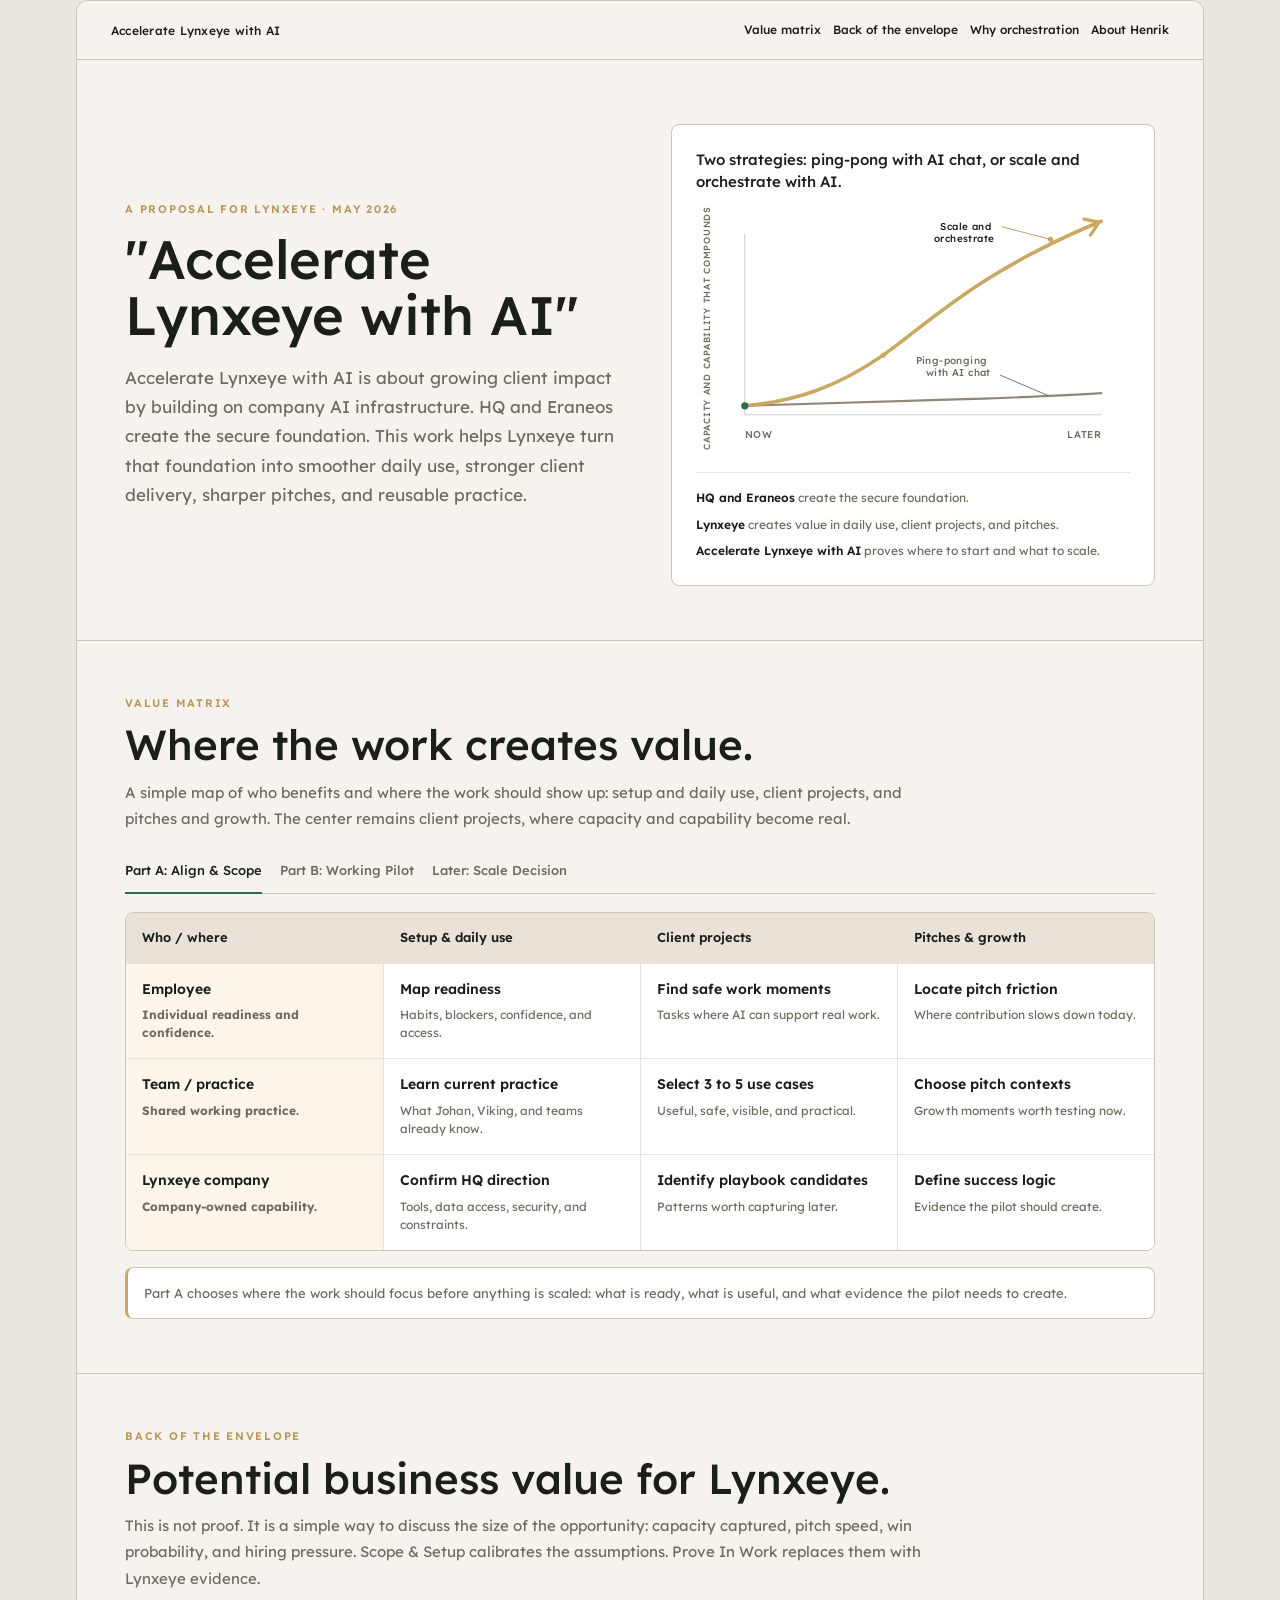
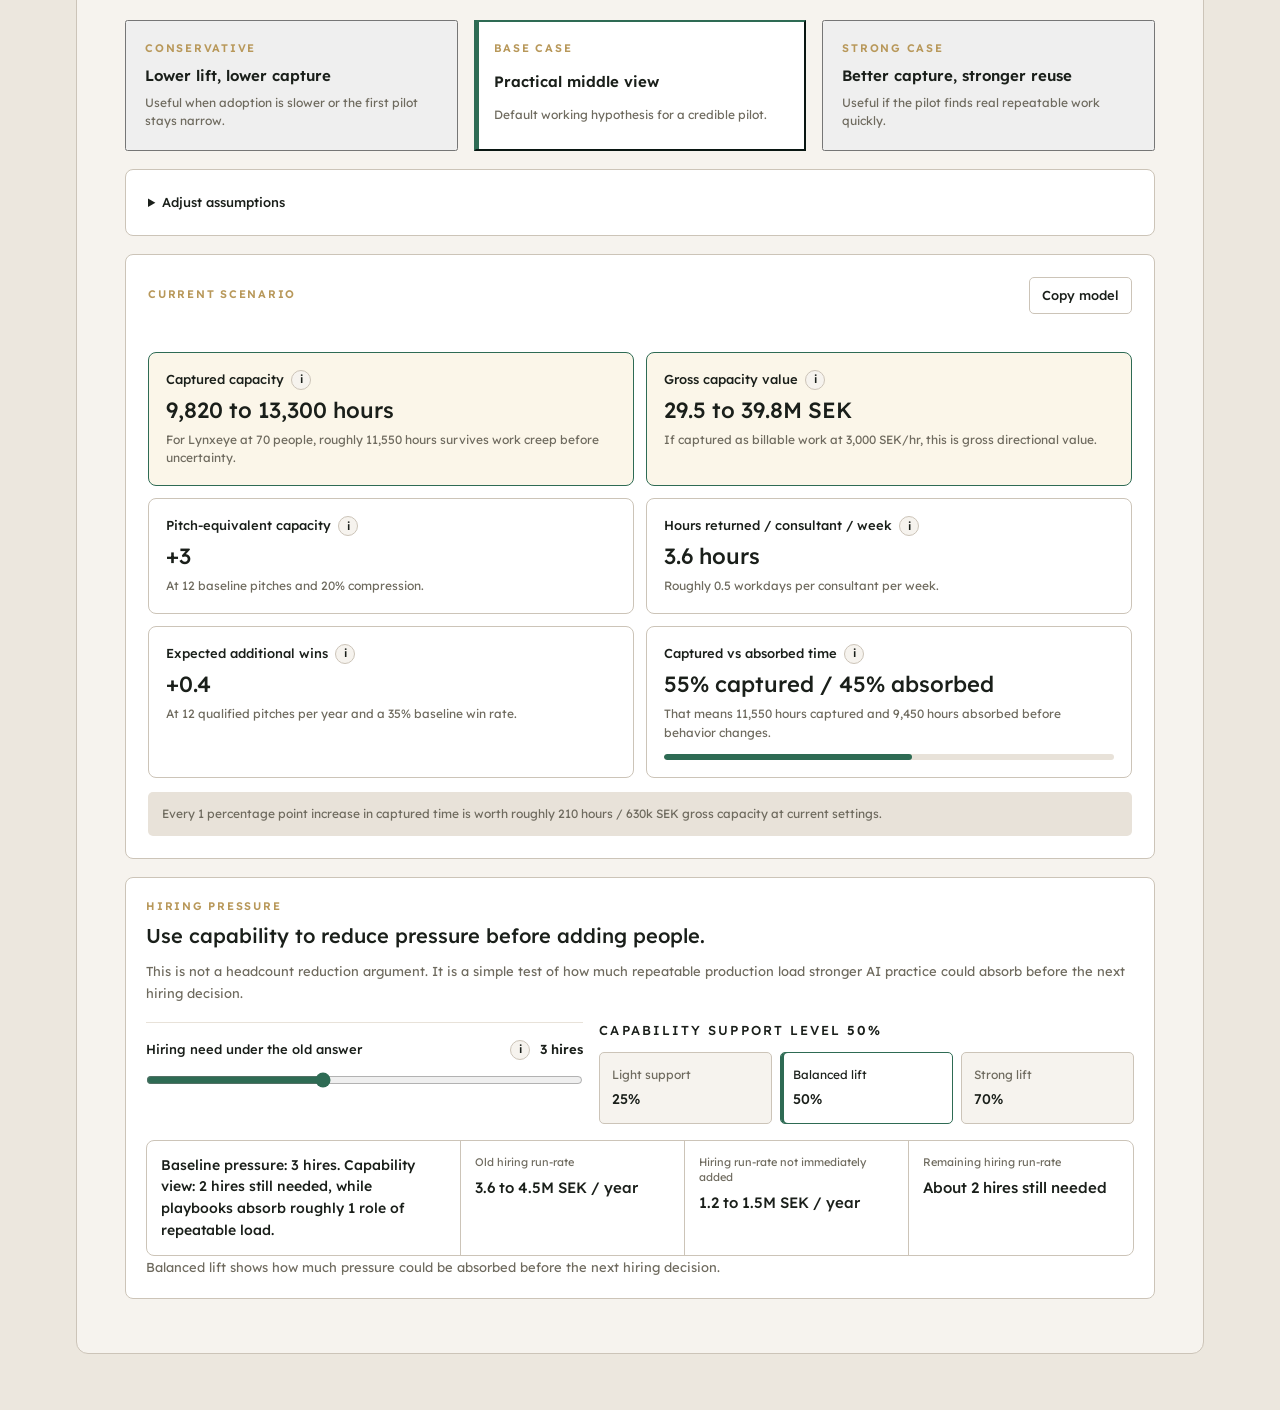
<file: src/index.html>
<!DOCTYPE html>
<html lang="en">
<head>
  <meta charset="UTF-8">
  <meta name="viewport" content="width=device-width, initial-scale=1.0">
  <meta name="description" content="Accelerate Lynxeye with AI: building on company AI infrastructure to increase Lynxeye capacity, capability, and client value.">
  <title>Accelerate Lynxeye with AI</title>
  <link rel="preconnect" href="https://fonts.googleapis.com">
  <link rel="preconnect" href="https://fonts.gstatic.com" crossorigin>
  <link href="https://fonts.googleapis.com/css2?family=Lexend:wght@300;400;500;600&amp;display=swap" rel="stylesheet">
  <link rel="icon" href="data:,">
  <link rel="stylesheet" href="styles.css?v=project-name-copy">
</head>
<body>
  <main class="page-shell">
    <article class="document-shell" aria-label="Accelerate Lynxeye with AI proposal">
      <header class="topbar">
        <a class="topbar-brand" href="#top" aria-label="Accelerate Lynxeye with AI home">Accelerate Lynxeye with AI</a>
        <nav class="topbar-menu" aria-label="Proposal navigation">
          <a class="topbar-link" href="#matrix">Value matrix</a>
          <a class="topbar-link" href="#value">Back of the envelope</a>
          <button class="topbar-link" type="button" data-modal-open="modal-orchestration">Why orchestration</button>
          <button class="topbar-link" type="button" data-modal-open="modal-henrik">About Henrik</button>
        </nav>
      </header>

      <section class="hero" id="top" aria-labelledby="hero-title">
        <div class="hero-copy">
          <p class="eyebrow">A proposal for Lynxeye &middot; May 2026</p>
          <h1 id="hero-title">"Accelerate Lynxeye with AI"</h1>
          <p class="hero-lead">Accelerate Lynxeye with AI is about growing client impact by building on company AI infrastructure. HQ and Eraneos create the secure foundation. This work helps Lynxeye turn that foundation into smoother daily use, stronger client delivery, sharper pitches, and reusable practice.</p>
        </div>

        <aside class="hero-visual" aria-label="Orchestration creates reusable value">
          <p class="visual-thesis">Two strategies: ping-pong with AI chat, or scale and orchestrate with AI.</p>
          <svg viewBox="0 0 480 280" role="img" aria-labelledby="hero-visual-title hero-visual-desc">
            <title id="hero-visual-title">Scaling and orchestrating with AI compounds beyond ping-pong chat</title>
            <desc id="hero-visual-desc">Ping-pong chat creates isolated gains. Scaling and orchestrating with AI builds capacity and capability over time.</desc>
            <defs>
              <marker id="arrow-end" viewBox="0 0 10 10" refX="9" refY="5" markerWidth="6" markerHeight="6" orient="auto">
                <path d="M2 1L8 5L2 9" fill="none" stroke="context-stroke" stroke-width="1.5" stroke-linecap="round"></path>
              </marker>
            </defs>
            <line x1="54" y1="232" x2="448" y2="232" class="axis"></line>
            <line x1="54" y1="232" x2="54" y2="32" class="axis"></line>
            <text class="svg-axis-title" transform="translate(16 136) rotate(-90)" text-anchor="middle">Capacity and capability that compounds</text>
            <text x="54" y="258" class="svg-date">NOW</text>
            <text x="448" y="258" class="svg-date" text-anchor="end">LATER</text>
            <path d="M54,222 C132,219 226,217 318,214 C374,212 420,210 448,208" class="path-muted"></path>
            <path d="M54,222 C112,217 158,200 207,166 C258,130 312,74 448,18" class="path-gold" marker-end="url(#arrow-end)"></path>
            <circle cx="54" cy="222" r="4" class="dot-origin"></circle>
            <circle cx="207" cy="166" r="3" class="dot-gold soft"></circle>
            <circle cx="392" cy="38" r="3" class="dot-gold"></circle>
            <line x1="392" y1="38" x2="338" y2="24" class="gold-hairline"></line>
            <text x="330" y="28" class="svg-end svg-end-strong" text-anchor="end">
              <tspan x="330" dy="0">Scale and</tspan>
              <tspan x="330" dy="13">orchestrate</tspan>
            </text>
            <line x1="390" y1="211" x2="336" y2="188" class="muted-hairline"></line>
            <text x="326" y="176" class="svg-end" text-anchor="end">
              <tspan x="326" dy="0">Ping-ponging</tspan>
              <tspan x="326" dy="13">with AI chat</tspan>
            </text>
          </svg>
          <div class="hero-bridge" aria-label="Opening takeaways">
            <p><strong>HQ and Eraneos</strong> create the secure foundation.</p>
            <p><strong>Lynxeye</strong> creates value in daily use, client projects, and pitches.</p>
            <p><strong>Accelerate Lynxeye with AI</strong> proves where to start and what to scale.</p>
          </div>
        </aside>
      </section>

      <section class="matrix-section" id="matrix" aria-labelledby="matrix-title">
        <div class="section-heading">
          <p class="eyebrow">Value matrix</p>
          <h2 id="matrix-title">Where the work creates value.</h2>
          <p>A simple map of who benefits and where the work should show up: setup and daily use, client projects, and pitches and growth. The center remains client projects, where capacity and capability become real.</p>
        </div>

        <div class="matrix-phase-tabs" role="tablist" aria-label="Matrix phases">
          <button class="matrix-phase-tab matrix-phase-tab-active" type="button" role="tab" aria-selected="true" data-matrix-phase="partA">Part A: Align &amp; Scope</button>
          <button class="matrix-phase-tab" type="button" role="tab" aria-selected="false" data-matrix-phase="partB">Part B: Working Pilot</button>
          <button class="matrix-phase-tab" type="button" role="tab" aria-selected="false" data-matrix-phase="later">Later: Scale Decision</button>
        </div>

        <div class="matrix-table-wrap">
          <table class="matrix-phase-table" aria-label="Lynxeye AI value matrix">
            <thead>
              <tr>
                <th scope="col">Who / where</th>
                <th scope="col">Setup &amp; daily use</th>
                <th scope="col">Client projects</th>
                <th scope="col">Pitches &amp; growth</th>
              </tr>
            </thead>
            <tbody>
              <tr>
                <th scope="row"><strong>Employee</strong><em>Individual readiness and confidence.</em></th>
                <td data-matrix-cell="employee-setup"><span>Setup &amp; daily use</span><strong>Map readiness</strong><em>Habits, blockers, confidence, and access.</em></td>
                <td data-matrix-cell="employee-projects"><span>Client projects</span><strong>Find safe work moments</strong><em>Tasks where AI can support real work.</em></td>
                <td data-matrix-cell="employee-pitches"><span>Pitches &amp; growth</span><strong>Locate pitch friction</strong><em>Where contribution slows down today.</em></td>
              </tr>
              <tr>
                <th scope="row"><strong>Team / practice</strong><em>Shared working practice.</em></th>
                <td data-matrix-cell="teams-setup"><span>Setup &amp; daily use</span><strong>Learn current practice</strong><em>What Johan, Viking, and teams already know.</em></td>
                <td data-matrix-cell="teams-projects"><span>Client projects</span><strong>Select 3 to 5 use cases</strong><em>Useful, safe, visible, and practical.</em></td>
                <td data-matrix-cell="teams-pitches"><span>Pitches &amp; growth</span><strong>Choose pitch contexts</strong><em>Growth moments worth testing now.</em></td>
              </tr>
              <tr>
                <th scope="row"><strong>Lynxeye company</strong><em>Company-owned capability.</em></th>
                <td data-matrix-cell="lynxeye-setup"><span>Setup &amp; daily use</span><strong>Confirm HQ direction</strong><em>Tools, data access, security, and constraints.</em></td>
                <td data-matrix-cell="lynxeye-projects"><span>Client projects</span><strong>Identify playbook candidates</strong><em>Patterns worth capturing later.</em></td>
                <td data-matrix-cell="lynxeye-pitches"><span>Pitches &amp; growth</span><strong>Define success logic</strong><em>Evidence the pilot should create.</em></td>
              </tr>
            </tbody>
          </table>
        </div>

        <p class="matrix-phase-note" id="matrix-phase-note" aria-live="polite">Part A chooses where the work should focus before anything is scaled: what is ready, what is useful, and what evidence the pilot needs to create.</p>
      </section>

      <section class="value-section" id="value" aria-labelledby="value-title">
        <div class="section-heading">
          <p class="eyebrow">Back of the envelope</p>
          <h2 id="value-title">Potential business value for Lynxeye.</h2>
          <p>This is not proof. It is a simple way to discuss the size of the opportunity: capacity captured, pitch speed, win probability, and hiring pressure. Scope &amp; Setup calibrates the assumptions. Prove In Work replaces them with Lynxeye evidence.</p>
        </div>

        <div class="scenario-grid" role="group" aria-label="Value scenarios">
          <button class="scenario-card" type="button" data-scenario="conservative" aria-pressed="false">
            <span>Conservative</span>
            <strong>Lower lift, lower capture</strong>
            <em>Useful when adoption is slower or the first pilot stays narrow.</em>
          </button>
          <button class="scenario-card scenario-card-active" type="button" data-scenario="base" aria-pressed="true">
            <span>Base case</span>
            <strong>Practical middle view</strong>
            <em>Default working hypothesis for a credible pilot.</em>
          </button>
          <button class="scenario-card" type="button" data-scenario="strong" aria-pressed="false">
            <span>Strong case</span>
            <strong>Better capture, stronger reuse</strong>
            <em>Useful if the pilot finds real repeatable work quickly.</em>
          </button>
        </div>

        <aside class="assumption-panel assumption-panel-inline">
          <details>
            <summary>Adjust assumptions</summary>
            <div class="simulator-controls">
              <p class="sim-label">Lynxeye baseline</p>
              <div class="field">
                <div class="field-head">
                  <label for="employees">Employees</label>
                  <button class="info-trigger" type="button" aria-label="Employees assumption" aria-expanded="false" data-info-trigger>i</button>
                  <span id="employees-value">70</span>
                </div>
                <span class="info-panel" role="status">Default: 70 people from the brief. Scope &amp; Setup should replace this with the relevant scope.</span>
                <input id="employees" type="range" min="20" max="150" value="70" data-simulator-input>
              </div>

              <div class="field">
                <div class="field-head">
                  <label for="hours">Billable hours / consultant / year</label>
                  <button class="info-trigger" type="button" aria-label="Billable hours assumption" aria-expanded="false" data-info-trigger>i</button>
                  <span id="hours-value">1,500</span>
                </div>
                <span class="info-panel" role="status">Default: 1,500 annual billable hours. Directional only.</span>
                <input id="hours" type="range" min="1000" max="2000" step="50" value="1500" data-simulator-input>
              </div>

              <div class="field">
                <div class="field-head">
                  <label for="rate">Average billing rate (SEK/hr)</label>
                  <button class="info-trigger" type="button" aria-label="Billing rate assumption" aria-expanded="false" data-info-trigger>i</button>
                  <span id="rate-value">3,000</span>
                </div>
                <span class="info-panel" role="status">Default: 3,000 SEK/hr blended rate. Gross value, not net profit.</span>
                <input id="rate" type="range" min="1500" max="5000" step="100" value="3000" data-simulator-input>
              </div>

              <p class="sim-label sim-label-spaced">Improvement levers</p>
              <div class="field">
                <div class="field-head">
                  <label for="project-compression">Project delivery compression</label>
                  <button class="info-trigger" type="button" aria-label="Project delivery compression assumption" aria-expanded="false" data-info-trigger>i</button>
                  <span id="project-compression-value">20%</span>
                </div>
                <span class="info-panel" role="status">Reduction in production drag from better AI orchestration. Must be tested through real Lynxeye workflows.</span>
                <input id="project-compression" type="range" min="0" max="50" value="20" data-simulator-input>
              </div>

              <div class="field">
                <div class="field-head">
                  <label for="pitch-compression">Pitch cycle compression</label>
                  <button class="info-trigger" type="button" aria-label="Pitch cycle compression assumption" aria-expanded="false" data-info-trigger>i</button>
                  <span id="pitch-compression-value">20%</span>
                </div>
                <span class="info-panel" role="status">Shorter pitch cycles translated into pitch-equivalent capacity, not guaranteed sales.</span>
                <input id="pitch-compression" type="range" min="0" max="50" value="20" data-simulator-input>
              </div>

              <div class="field">
                <div class="field-head">
                  <label for="win-rate">Win rate improvement</label>
                  <button class="info-trigger" type="button" aria-label="Win rate assumption" aria-expanded="false" data-info-trigger>i</button>
                  <span id="win-rate-value">10%</span>
                </div>
                <span class="info-panel" role="status">Relative improvement on qualified pitch wins from better preparation. No deal-size revenue value is assigned.</span>
                <input id="win-rate" type="range" min="0" max="40" value="10" data-simulator-input>
              </div>

              <div class="field">
                <div class="field-head">
                  <label for="capture-rate">% of freed time captured as real value</label>
                  <button class="info-trigger" type="button" aria-label="Captured value assumption" aria-expanded="false" data-info-trigger>i</button>
                  <span id="capture-rate-value">55%</span>
                </div>
                <span class="info-panel" role="status">The honesty lever. Not all freed time becomes value. Some gets absorbed by work creep.</span>
                <input id="capture-rate" type="range" min="0" max="100" value="55" data-simulator-input>
              </div>

              <div class="advanced-grid">
                <label>Qualified pitches / year <input id="baseline-pitches" type="number" min="1" max="60" step="1" value="12" data-simulator-input></label>
                <label>Baseline win rate <input id="baseline-win-rate" type="number" min="0" max="100" step="1" value="35" data-simulator-input></label>
                <label>Working weeks / year <input id="working-weeks" type="number" min="40" max="52" step="1" value="46" data-simulator-input></label>
                <label>Uncertainty band <input id="uncertainty-band" type="number" min="0" max="30" step="1" value="15" data-simulator-input></label>
              </div>
            </div>
          </details>
        </aside>

        <div class="value-layout" data-simulator>
          <div class="simulator-output" aria-live="polite">
            <div class="output-head">
              <p class="output-label">Current scenario</p>
              <button class="copy-model" type="button" id="copy-model">Copy model</button>
            </div>
            <p class="copy-status" id="copy-status" aria-live="polite"></p>

            <div class="metric-grid">
              <article class="metric metric-primary">
                <p class="metric-label">Captured capacity <button class="info-trigger" type="button" aria-label="Captured capacity formula" aria-expanded="false" data-info-trigger>i</button></p>
                <span class="info-panel" role="status">Formula: employees x billable hours x delivery compression x capture rate, shown with uncertainty. Directional only.</span>
                <strong id="capacity-output">10,900 to 14,800 hours</strong>
                <span id="capacity-help">For Lynxeye at 70 people, roughly 12,850 hours survives work creep before uncertainty.</span>
              </article>
              <article class="metric metric-primary">
                <p class="metric-label">Gross capacity value <button class="info-trigger" type="button" aria-label="Gross value formula" aria-expanded="false" data-info-trigger>i</button></p>
                <span class="info-panel" role="status">Formula: captured capacity range x blended billing rate. This is gross equivalent value, not net profit.</span>
                <strong id="value-output">32.6 to 44.3M SEK</strong>
                <span id="value-help">If captured as billable work at 3,000 SEK/hr.</span>
              </article>
              <article class="metric">
                <p class="metric-label">Pitch-equivalent capacity <button class="info-trigger" type="button" aria-label="Pitch capacity formula" aria-expanded="false" data-info-trigger>i</button></p>
                <span class="info-panel" role="status">Formula: baseline pitches divided by compressed cycle, then minus baseline pitches. Capacity only, not a sales forecast.</span>
                <strong id="pitch-output">+3.0</strong>
                <span id="pitch-help">At 12 baseline pitches and 20% compression.</span>
              </article>
              <article class="metric">
                <p class="metric-label">Hours returned / consultant / week <button class="info-trigger" type="button" aria-label="Weekly hours formula" aria-expanded="false" data-info-trigger>i</button></p>
                <span class="info-panel" role="status">Formula: captured capacity divided by employees and working weeks. This is what the model feels like in the week.</span>
                <strong id="weekly-hours-output">4.0 hours</strong>
                <span id="weekly-hours-help">Roughly 0.5 workdays per consultant per week.</span>
              </article>
              <article class="metric">
                <p class="metric-label">Expected additional wins <button class="info-trigger" type="button" aria-label="Additional wins formula" aria-expanded="false" data-info-trigger>i</button></p>
                <span class="info-panel" role="status">Formula: baseline pitches x baseline win rate x win-rate improvement. No revenue value is assigned.</span>
                <strong id="wins-output">+0.4</strong>
                <span id="wins-help">At 12 qualified pitches per year and a 35% baseline win rate.</span>
              </article>
              <article class="metric">
                <p class="metric-label">Captured vs absorbed time <button class="info-trigger" type="button" aria-label="Captured versus absorbed formula" aria-expanded="false" data-info-trigger>i</button></p>
                <span class="info-panel" role="status">Formula: captured time equals raw freed capacity x capture rate. Absorbed time is the remainder.</span>
                <strong id="absorption-output">55% captured / 45% absorbed</strong>
                <span id="absorption-help">Scope &amp; Setup and Prove In Work are partly about moving this split in the right direction.</span>
                <span class="capture-bar" aria-hidden="true"><span id="capture-bar-fill"></span></span>
              </article>
            </div>

            <p class="sensitivity-line" id="sensitivity-line">Every 1 percentage point increase in captured time is worth roughly 210 hours / 630k SEK gross capacity at current settings.</p>
          </div>
        </div>

        <section class="hiring-panel hiring-panel-compact" aria-labelledby="hiring-title">
          <div class="hiring-head">
            <div>
              <p class="eyebrow">Hiring pressure</p>
              <h3 id="hiring-title">Use capability to reduce pressure before adding people.</h3>
            </div>
          </div>
          <p class="hiring-intro">This is not a headcount reduction argument. It is a simple test of how much repeatable production load stronger AI practice could absorb before the next hiring decision.</p>

          <div class="hiring-grid hiring-grid-compact">
            <div class="field">
              <div class="field-head">
                <label for="hiring-need">Hiring need under the old answer</label>
                <button class="info-trigger" type="button" aria-label="Hiring need assumption" aria-expanded="false" data-info-trigger>i</button>
                <span id="hiring-need-value">3 hires</span>
              </div>
              <span class="info-panel" role="status">Default: 3 hires. Range lets Christian test whether capability could reduce, but not remove, immediate hiring pressure.</span>
              <input id="hiring-need" type="range" min="1" max="6" step="1" value="3" data-simulator-input>
            </div>
            <div class="coverage-control">
              <p>Capability support level <span id="coverage-rate-value">50%</span></p>
              <div class="coverage-options" role="group" aria-label="Capability support level">
                <button class="coverage-option" type="button" data-coverage-option="25" aria-pressed="false">Light support <strong>25%</strong></button>
                <button class="coverage-option coverage-option-active" type="button" data-coverage-option="50" aria-pressed="true">Balanced lift <strong>50%</strong></button>
                <button class="coverage-option" type="button" data-coverage-option="70" aria-pressed="false">Strong lift <strong>70%</strong></button>
              </div>
            </div>
          </div>

          <div class="hiring-result hiring-result-compact">
            <p id="hiring-pressure-output">Baseline pressure: 3 hires. Capability view: about 2 hires still needed, while playbooks absorb roughly 1 role of repeatable load.</p>
            <div>
              <span>Old hiring run-rate</span>
              <strong id="old-hiring-cost-output">3.6 to 4.5M SEK / year</strong>
            </div>
            <div>
              <span>Hiring run-rate not immediately added</span>
              <strong id="hiring-avoided-output">1.2 to 1.5M SEK / year</strong>
            </div>
            <div>
              <span>Remaining hiring run-rate</span>
              <strong id="remaining-hiring-output">About 2 hires still needed</strong>
            </div>
          </div>
          <p class="hiring-help" id="hiring-pressure-help">Balanced lift shows how much pressure could be absorbed before the next hiring decision.</p>
        </section>
      </section>

    </article>
  </main>

  <div class="modal-backdrop" id="modal-orchestration" role="dialog" aria-modal="true" aria-labelledby="modal-orchestration-title" hidden>
    <div class="modal-card modal-card-wide">
      <button class="modal-close" type="button" data-modal-close aria-label="Close">x</button>
      <p class="eyebrow">Why orchestration</p>
      <h2 id="modal-orchestration-title">Two strategies for AI: ping-ponging, or building capability.</h2>
      <div class="modal-body orchestration-body">
        <p>Most people start with ping-pong mode: ask, answer, retry, move on. It can be useful, but the value stays personal, inconsistent, and hard to scale. The organization gets activity, but not necessarily capacity.</p>
        <div class="orchestration-compare" aria-label="Ping-pong versus orchestration">
          <article>
            <span>Ping-pong with AI chat</span>
            <strong>Useful, but fragile</strong>
            <p>One person tries something, gets an answer, edits it, and moves on. The next person starts again from scratch. Learning stays hidden.</p>
          </article>
          <article>
            <span>Scale and orchestrate with AI</span>
            <strong>Reusable working capability</strong>
            <p>The workflow is designed with context, approved tools, examples, review points, quality checks, and playbooks. Learning becomes shared practice.</p>
          </article>
        </div>
        <p>This connects directly to the HQ and Eraneos setup. Group infrastructure creates the conditions. Lynxeye creates value when that infrastructure becomes smooth daily use, stronger client projects, faster and better pitches, and company-owned methods.</p>
        <p>The work is not about replacing judgment. It is about giving Lynxeye people better ways to prepare, synthesize, produce, review, and reuse work so capacity and capability increase together.</p>
        <div class="modal-note">
          <strong>Why Henrik fits this bridge</strong>
          <span>Henrik has worked across business transformation, technology, AI, and practical change in organizations where new ways of working have to hold across many people. A review-sensitive proof point to confirm: Circle K work connected to best-practice scaling and responsibility across 12,000+ employees.</span>
        </div>
        <div class="modal-note">
          <strong>Later proof points</strong>
          <span>Client verbatims and practical examples can be added here once Henrik has chosen the exact wording.</span>
        </div>
      </div>
    </div>
  </div>

  <div class="modal-backdrop" id="modal-henrik" role="dialog" aria-modal="true" aria-labelledby="modal-henrik-title" hidden>
    <div class="modal-card modal-card-wide">
      <button class="modal-close" type="button" data-modal-close aria-label="Close">x</button>
      <p class="eyebrow">About Henrik</p>
      <h2 id="modal-henrik-title">People, technology, business, and AI, made practical.</h2>
      <div class="modal-body modal-body-about">
        <p>I have spent more than two decades helping people and organizations turn technology into better work, clearer decisions, and stronger business results. This is a focused one-person practice: I do the work myself, close to the people and the problem.</p>
        <p>I joined Microsoft in 2012 and have been thinking about AI since then. At Atea, I spent three years close to a wide technology ecosystem, including Microsoft, AWS, Apple, Google, Cisco, IBM, and many others, working through partner models, sales motions, customer needs, and enterprise transformation approaches. I have also worked with organizations such as Circle K and Coca-Cola on business and digital transformation.</p>
        <p>For the past five years I have worked deeply and practically with the latest AI developments, both in my own organizations and with customers in medium and large companies. I connect with experts, go into detail with the tools and methods, test what actually works, and then coach, teach, challenge, and help people use it in their own work.</p>

        <div class="about-lens" aria-label="Henrik's working focus">
          <article>
            <span>People</span>
            <strong>Help people master it</strong>
            <p>Coach, teach, challenge, and help people build confidence through their real work.</p>
          </article>
          <article>
            <span>Technology</span>
            <strong>Know what is possible</strong>
            <p>Understand tools, models, platforms, constraints, and expert perspectives.</p>
          </article>
          <article>
            <span>Business</span>
            <strong>Connect it to value</strong>
            <p>Tie the work to outcomes, customers, clients, quality, and scale.</p>
          </article>
        </div>

        <div class="about-hard-way">
          <p class="about-section-label">What I have learned the hard way</p>
          <p>I have spent endless hours ping-ponging with AI: testing models, chasing better workflows, getting frustrated by drift, loops, and almost-right answers. That is part of what I bring into this work. I know the difference between ad hoc chat that feels useful in the moment and a working system that others can actually use.</p>
          <p>The evolution matters: from individual chat, to more structured chat, to automations, to small builds, to multimodal workflows where voice, documents, data, images, and tools start working together. The opportunity is moving fast, but speed without structure creates noise. It can make average work look polished before the thinking is good enough.</p>
          <p>I think of today's AI as an army of very capable specialists that still need direction. They may know a lot, but they do not understand your clients, your quality bar, your politics, or your judgment unless you design the work around that. The human team still needs to ask better questions, challenge the output, and decide what matters.</p>
        </div>

        <p>My default move is to ask what perfect would look like, then reverse-engineer the practical steps from the needs of customers, clients, employees, stakeholders, and the company. Not abstract training. Not tool enthusiasm for its own sake. Real problems, better methods, clearer outcomes, and enough structure that the learning can spread.</p>

        <section class="about-verbatims" aria-label="Relevant English verbatims for this project">
          <p class="about-section-label">Relevant verbatims for this project</p>
          <div class="about-quote-grid">
            <article>
              <span class="quote-theme">People</span>
              <blockquote>"He has in-depth knowledge regarding AI combined with a strong business acumen and excellent human capital skills."</blockquote>
              <p>Kristin Ruud, Chief People Officer, Telenor</p>
            </article>
            <article>
              <span class="quote-theme">Technology</span>
              <blockquote>"Henrik was our advisor, mentor, and facilitator in developing a pilot model."</blockquote>
              <p>Leif Brandeggen, CEO, Studio Sigdal Lørenskog</p>
            </article>
            <article>
              <span class="quote-theme">Business</span>
              <blockquote>"To strengthen our competitiveness, streamline workflows, and reduce errors, we wanted to explore the potential of AI."</blockquote>
              <p>Leif Brandeggen, CEO, Studio Sigdal Lørenskog</p>
            </article>
            <article>
              <span class="quote-theme">Teaching and accessibility</span>
              <blockquote>"With his strong leadership experience and deep AI knowledge, Henrik has a unique ability to identify opportunities and challenges, and to create real enthusiasm by making complex topics engaging and accessible."</blockquote>
              <p>Astrid Skaugseth, former CEO, SHE Conference</p>
            </article>
          </div>

          <details class="about-more-verbatims">
            <summary>More relevant verbatims</summary>
            <div class="about-quote-grid about-quote-grid-secondary">
              <article>
                <span class="quote-theme">Outcomes</span>
                <blockquote>"He helps create clarity, simplicity, creating smarter, safer, more efficient, and enjoyable solutions with clear outcomes."</blockquote>
                <p>Kristin Ruud, Chief People Officer, Telenor</p>
              </article>
              <article>
                <span class="quote-theme">AI value</span>
                <blockquote>"If you’re curious about how AI can create value in your business, Henrik is one of the market’s most dedicated and knowledgeable AI consultants and creators to have on your team."</blockquote>
                <p>Leif Brandeggen, CEO, Studio Sigdal Lørenskog</p>
              </article>
              <article>
                <span class="quote-theme">Human experience and technology</span>
                <blockquote>"In short, Henrik makes innovation feel accessible, and his ability to connect human experience with technology is truly ahead of its time."</blockquote>
                <p>Karen Romer, Communications Executive at various international companies</p>
              </article>
              <article>
                <span class="quote-theme">Practical AI solutions</span>
                <blockquote>"His rare talent to turn complex ideas into practical, human-centered AI solutions is truly exceptional."</blockquote>
                <p>Karen Romer, Communications Executive at various international companies</p>
              </article>
            </div>
          </details>
        </section>

        <p class="about-contact">Henrik C. Høst · henrik@threesixty1.com · threesixty1.com · 941 52 361</p>
      </div>
    </div>
  </div>

  <script src="script.js?v=project-name-copy"></script>
</body>
</html>
</file>
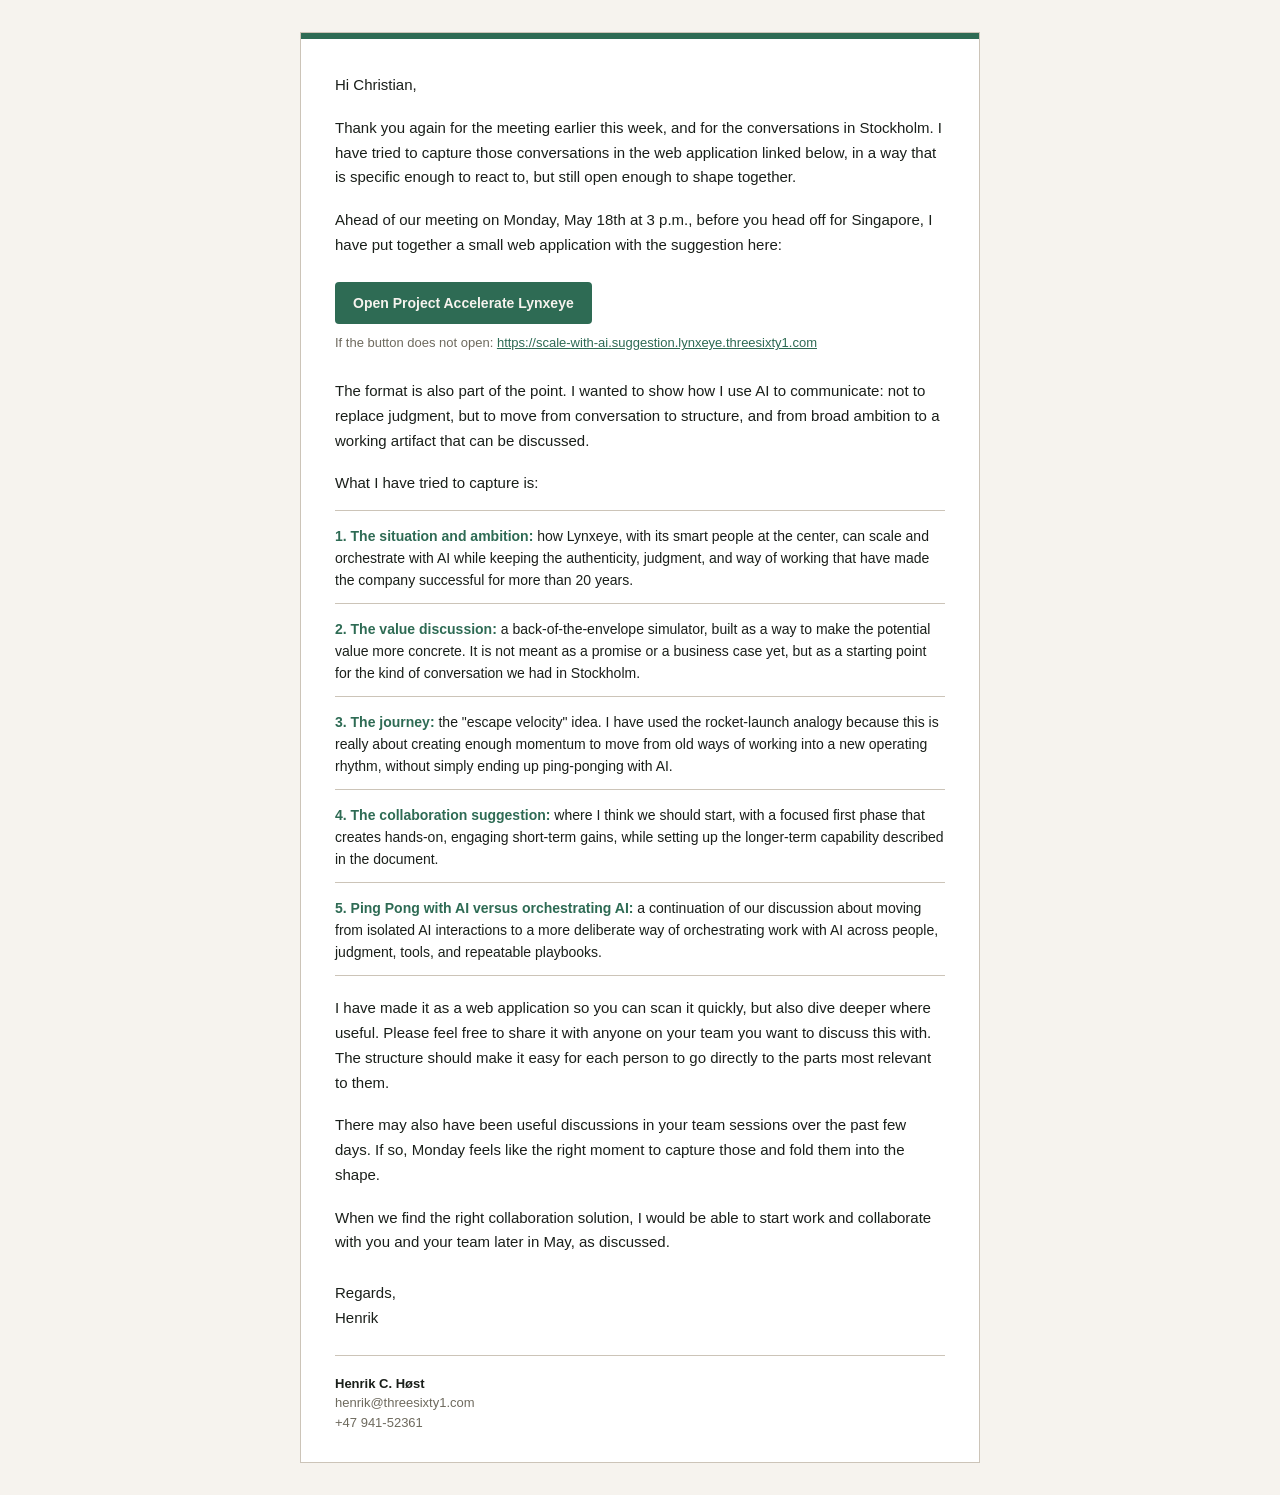
<file: email/christian-email.html>
<!DOCTYPE html>
<html lang="en">
<head>
<meta charset="UTF-8">
<meta name="viewport" content="width=device-width, initial-scale=1.0">
<title>Email to Christian: Project Accelerate Lynxeye</title>
</head>
<body style="margin:0; padding:0; background:#F6F3EE; color:#1A1F1A;">
  <table role="presentation" width="100%" cellspacing="0" cellpadding="0" border="0" style="background:#F6F3EE; margin:0; padding:0;">
    <tr>
      <td align="center" style="padding:32px 18px;">
        <table role="presentation" width="100%" cellspacing="0" cellpadding="0" border="0" style="max-width:680px; background:#FFFFFF; border:1px solid #CCC4B8;">
          <tr>
            <td style="padding:0;">
              <div style="height:6px; background:#2E6B54; line-height:6px; font-size:6px;">&nbsp;</div>
            </td>
          </tr>
          <tr>
            <td style="padding:34px 34px 30px 34px; font-family:Lexend, Arial, sans-serif; font-size:15px; line-height:1.65; color:#1A1F1A;">
              <p style="margin:0 0 18px 0;">Hi Christian,</p>

              <p style="margin:0 0 18px 0;">Thank you again for the meeting earlier this week, and for the conversations in Stockholm. I have tried to capture those conversations in the web application linked below, in a way that is specific enough to react to, but still open enough to shape together.</p>

              <p style="margin:0 0 18px 0;">Ahead of our meeting on Monday, May 18th at 3 p.m., before you head off for Singapore, I have put together a small web application with the suggestion here:</p>

              <table role="presentation" cellspacing="0" cellpadding="0" border="0" style="margin:24px 0 10px 0;">
                <tr>
                  <td style="background:#2E6B54; border-radius:4px;">
                    <a href="https://scale-with-ai.suggestion.lynxeye.threesixty1.com" style="display:inline-block; padding:13px 18px; font-family:Lexend, Arial, sans-serif; font-size:14px; line-height:1.2; color:#F6F3EE; text-decoration:none; font-weight:600;">
                      Open Project Accelerate Lynxeye
                    </a>
                  </td>
                </tr>
              </table>

              <p style="margin:0 0 26px 0; font-family:Lexend, Arial, sans-serif; font-size:13px; line-height:1.45; color:#6E6A5E;">
                If the button does not open: <a href="https://scale-with-ai.suggestion.lynxeye.threesixty1.com" style="color:#2E6B54; text-decoration:underline;">https://scale-with-ai.suggestion.lynxeye.threesixty1.com</a>
              </p>

              <p style="margin:0 0 18px 0;">The format is also part of the point. I wanted to show how I use AI to communicate: not to replace judgment, but to move from conversation to structure, and from broad ambition to a working artifact that can be discussed.</p>

              <p style="margin:0 0 14px 0;">What I have tried to capture is:</p>

              <table role="presentation" width="100%" cellspacing="0" cellpadding="0" border="0" style="margin:0 0 20px 0; border-top:1px solid #CCC4B8;">
                <tr>
                  <td style="padding:15px 0 12px 0; border-bottom:1px solid #CCC4B8; font-family:Lexend, Arial, sans-serif; font-size:14px; line-height:1.55; color:#1A1F1A;">
                    <strong style="color:#2E6B54;">1. The situation and ambition:</strong> how Lynxeye, with its smart people at the center, can scale and orchestrate with AI while keeping the authenticity, judgment, and way of working that have made the company successful for more than 20 years.
                  </td>
                </tr>
                <tr>
                  <td style="padding:15px 0 12px 0; border-bottom:1px solid #CCC4B8; font-family:Lexend, Arial, sans-serif; font-size:14px; line-height:1.55; color:#1A1F1A;">
                    <strong style="color:#2E6B54;">2. The value discussion:</strong> a back-of-the-envelope simulator, built as a way to make the potential value more concrete. It is not meant as a promise or a business case yet, but as a starting point for the kind of conversation we had in Stockholm.
                  </td>
                </tr>
                <tr>
                  <td style="padding:15px 0 12px 0; border-bottom:1px solid #CCC4B8; font-family:Lexend, Arial, sans-serif; font-size:14px; line-height:1.55; color:#1A1F1A;">
                    <strong style="color:#2E6B54;">3. The journey:</strong> the "escape velocity" idea. I have used the rocket-launch analogy because this is really about creating enough momentum to move from old ways of working into a new operating rhythm, without simply ending up ping-ponging with AI.
                  </td>
                </tr>
                <tr>
                  <td style="padding:15px 0 12px 0; border-bottom:1px solid #CCC4B8; font-family:Lexend, Arial, sans-serif; font-size:14px; line-height:1.55; color:#1A1F1A;">
                    <strong style="color:#2E6B54;">4. The collaboration suggestion:</strong> where I think we should start, with a focused first phase that creates hands-on, engaging short-term gains, while setting up the longer-term capability described in the document.
                  </td>
                </tr>
                <tr>
                  <td style="padding:15px 0 12px 0; border-bottom:1px solid #CCC4B8; font-family:Lexend, Arial, sans-serif; font-size:14px; line-height:1.55; color:#1A1F1A;">
                    <strong style="color:#2E6B54;">5. Ping Pong with AI versus orchestrating AI:</strong> a continuation of our discussion about moving from isolated AI interactions to a more deliberate way of orchestrating work with AI across people, judgment, tools, and repeatable playbooks.
                  </td>
                </tr>
              </table>

              <p style="margin:0 0 18px 0;">I have made it as a web application so you can scan it quickly, but also dive deeper where useful. Please feel free to share it with anyone on your team you want to discuss this with. The structure should make it easy for each person to go directly to the parts most relevant to them.</p>

              <p style="margin:0 0 18px 0;">There may also have been useful discussions in your team sessions over the past few days. If so, Monday feels like the right moment to capture those and fold them into the shape.</p>

              <p style="margin:0 0 26px 0;">When we find the right collaboration solution, I would be able to start work and collaborate with you and your team later in May, as discussed.</p>

              <p style="margin:0 0 24px 0;">Regards,<br>Henrik</p>

              <table role="presentation" width="100%" cellspacing="0" cellpadding="0" border="0" style="border-top:1px solid #CCC4B8;">
                <tr>
                  <td style="padding-top:18px; font-family:Lexend, Arial, sans-serif; font-size:13px; line-height:1.5; color:#6E6A5E;">
                    <strong style="color:#1A1F1A;">Henrik C. Høst</strong><br>
                    henrik@threesixty1.com<br>
                    +47 941-52361
                  </td>
                </tr>
              </table>
            </td>
          </tr>
        </table>
      </td>
    </tr>
  </table>
</body>
</html>
</file>
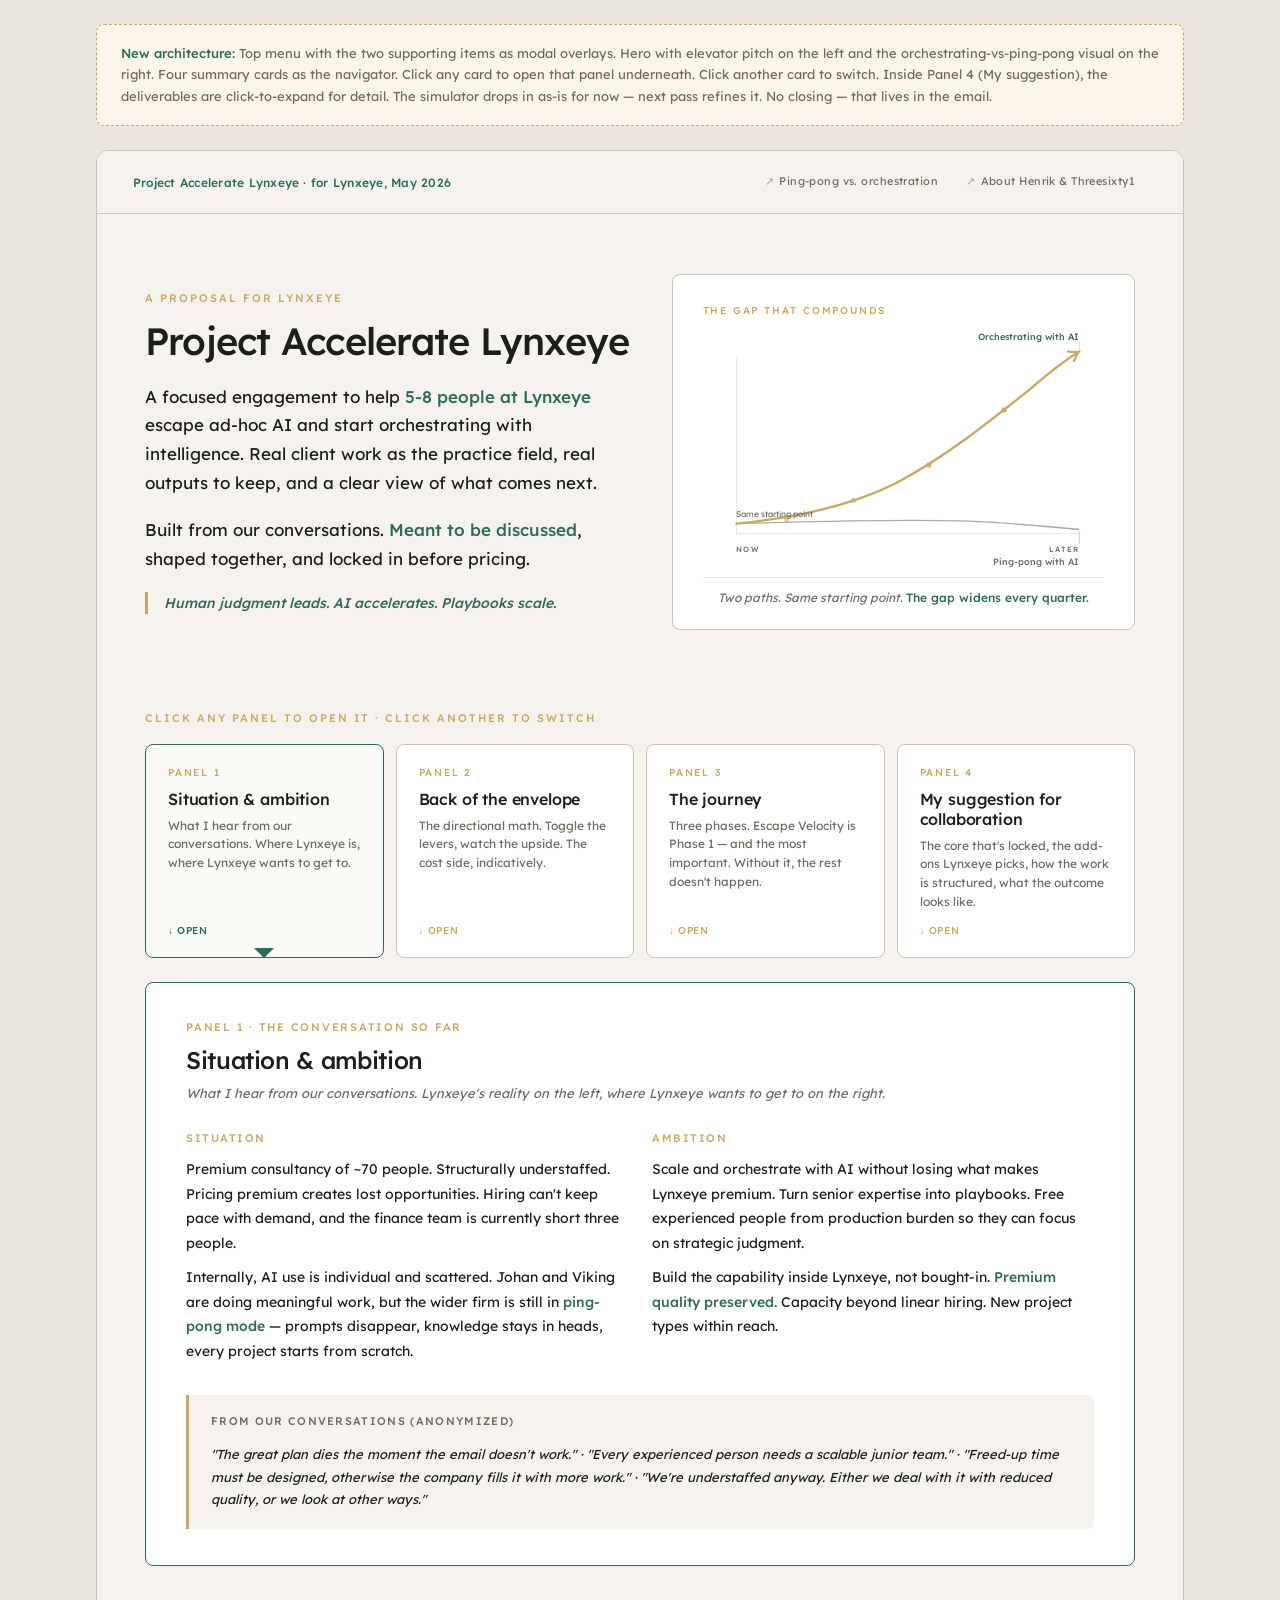
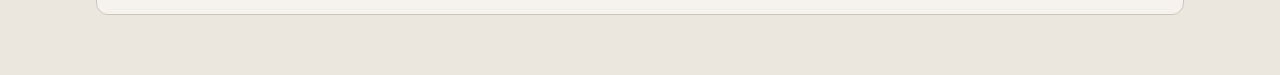
<file: spec/architecture-reference.html>
<!DOCTYPE html>
<html lang="en">
<head>
<meta charset="UTF-8">
<title>Project Accelerate Lynxeye — four-panel architecture v2</title>
<link href="https://fonts.googleapis.com/css2?family=Lexend:wght@300;400;500;600&display=swap" rel="stylesheet">
<style>
* { box-sizing: border-box; margin: 0; padding: 0; }
body {
  font-family: 'Lexend', -apple-system, sans-serif;
  background: #ECE7DE;
  color: #1A1F1A;
  -webkit-font-smoothing: antialiased;
  line-height: 1.6;
}
.wrap { max-width: 1120px; margin: 0 auto; }

.note {
  background: #FBF6E9; border: 0.5px dashed #C9A962; border-radius: 8px;
  padding: 18px 24px; margin: 24px 16px; font-size: 13px; color: #6E6A5E;
  line-height: 1.65;
}
.note strong { color: #2E6B54; font-weight: 500; }

.doc { background: #F6F3EE; border-radius: 12px; overflow: hidden; border: 0.5px solid #CCC4B8; margin: 0 16px 60px; }

/* ============ TOP MENU BAR ============ */
.topbar {
  position: sticky; top: 0;
  background: rgba(246,243,238,0.95);
  backdrop-filter: blur(8px);
  -webkit-backdrop-filter: blur(8px);
  display: flex; justify-content: space-between; align-items: center;
  padding: 16px 36px;
  border-bottom: 0.5px solid #CCC4B8;
  z-index: 50;
}
.topbar-brand {
  font-size: 12px; color: #2E6B54; font-weight: 500; letter-spacing: 0.02em;
}
.topbar-menu { display: flex; gap: 4px; }
.topbar-link {
  font-size: 11px; color: #6E6A5E;
  padding: 6px 12px; border-radius: 5px;
  cursor: pointer; transition: all 250ms ease-out;
  letter-spacing: 0.04em;
}
.topbar-link:hover { background: #E8E2D9; color: #1A1F1A; }
.topbar-link-icon { display: inline-block; margin-right: 5px; opacity: 0.6; }

/* ============ HERO ============ */
.hero {
  padding: 60px 48px 48px;
  position: relative;
  background: #F6F3EE;
  display: grid; grid-template-columns: 1.05fr 1fr;
  gap: 40px; align-items: center;
}
.hero-l {}
.hero-eyebrow { font-size: 11px; letter-spacing: 0.18em; text-transform: uppercase; color: #C9A962; font-weight: 500; margin-bottom: 14px; }
.hero-name { font-size: 38px; font-weight: 500; color: #1A1F1A; letter-spacing: -0.02em; line-height: 1.08; margin-bottom: 20px; }
.hero-pitch { font-size: 17px; line-height: 1.7; color: #1A1F1A; margin-bottom: 18px; }
.hero-pitch strong { color: #2E6B54; font-weight: 500; }
.hero-tagline {
  font-size: 14px; color: #2E6B54; margin-top: 18px;
  font-style: italic; font-weight: 500;
  border-left: 3px solid #C9A962; padding-left: 16px;
}
.hero-r {
  background: #FFFFFF; border: 0.5px solid #CCC4B8; border-radius: 8px;
  padding: 28px 30px 22px;
}
.hero-r-l { font-size: 10px; letter-spacing: 0.18em; text-transform: uppercase; color: #C9A962; font-weight: 500; margin-bottom: 14px; }
.hero-r svg { width: 100%; height: auto; display: block; }
.hero-r-cap {
  font-size: 12px; color: #6E6A5E; margin-top: 10px; padding-top: 10px;
  border-top: 0.5px solid #E8E2D9; font-style: italic; text-align: center;
}
.hero-r-cap strong { color: #2E6B54; font-style: normal; font-weight: 500; }

/* ============ PANEL NAVIGATOR ============ */
.nav-wrap { padding: 32px 48px 0; }
.nav-title { font-size: 11px; letter-spacing: 0.18em; text-transform: uppercase; color: #C9A962; font-weight: 500; margin-bottom: 16px; }
.nav-cards { display: grid; grid-template-columns: repeat(4, 1fr); gap: 12px; }
.nav-card {
  background: #FFFFFF; border: 0.5px solid #CCC4B8; border-radius: 8px;
  padding: 20px 22px 18px; cursor: pointer;
  transition: all 300ms ease-out;
  display: flex; flex-direction: column; min-height: 150px;
  position: relative;
}
.nav-card:hover { border-color: #C9A962; transform: translateY(-3px); box-shadow: 0 6px 20px rgba(0,0,0,0.05); }
.nav-card-active { border: 0.5px solid #2E6B54; background: #FAFAF6; }
.nav-card-active::after {
  content: ''; position: absolute; bottom: -1px; left: 50%; transform: translateX(-50%);
  width: 0; height: 0; border-left: 10px solid transparent; border-right: 10px solid transparent;
  border-top: 10px solid #2E6B54;
}
.nav-card-num { font-size: 10px; letter-spacing: 0.18em; color: #C9A962; font-weight: 500; margin-bottom: 8px; }
.nav-card-name { font-size: 16px; font-weight: 500; color: #1A1F1A; margin-bottom: 8px; letter-spacing: -0.01em; line-height: 1.25; }
.nav-card-desc { font-size: 12px; color: #6E6A5E; line-height: 1.55; flex: 1; }
.nav-card-cue {
  font-size: 10px; color: #C9A962; font-weight: 500; letter-spacing: 0.06em;
  margin-top: 12px;
}
.nav-card-active .nav-card-cue { color: #2E6B54; }

/* ============ OPEN PANEL CONTAINER ============ */
.open-panel {
  background: #FFFFFF; margin: 24px 48px 48px;
  border: 0.5px solid #2E6B54; border-radius: 8px;
  padding: 36px 40px;
  animation: panelOpen 350ms ease-out;
}
@keyframes panelOpen {
  from { opacity: 0; transform: translateY(-8px); }
  to { opacity: 1; transform: translateY(0); }
}
.panel-eyebrow { font-size: 11px; letter-spacing: 0.16em; text-transform: uppercase; color: #C9A962; font-weight: 500; margin-bottom: 8px; }
.panel-title { font-size: 24px; font-weight: 500; color: #1A1F1A; letter-spacing: -0.015em; line-height: 1.25; margin-bottom: 8px; }
.panel-sub { font-size: 13px; color: #6E6A5E; margin-bottom: 26px; font-style: italic; max-width: 700px; line-height: 1.6; }

/* === Panel 1 — Situation + Ambition === */
.s-grid { display: grid; grid-template-columns: 1fr 1fr; gap: 24px; margin-bottom: 22px; }
.s-col-h { font-size: 11px; letter-spacing: 0.14em; text-transform: uppercase; color: #C9A962; font-weight: 500; margin-bottom: 10px; }
.s-prose { font-size: 14px; line-height: 1.75; color: #1A1F1A; }
.s-prose strong { color: #2E6B54; font-weight: 500; }
.s-prose p { margin-bottom: 10px; }
.s-quotes {
  background: #F6F3EE; border-left: 3px solid #C9A962;
  border-radius: 0 6px 6px 0; padding: 18px 22px; margin-top: 16px;
}
.s-quotes-l { font-size: 11px; letter-spacing: 0.12em; text-transform: uppercase; color: #6E6A5E; font-weight: 500; margin-bottom: 12px; }
.s-quotes-t { font-size: 13px; line-height: 1.75; color: #1A1F1A; font-style: italic; }

/* === Panel 2 — Back of envelope === */
.b-hyp {
  background: #FBF6E9; border-left: 3px solid #C9A962;
  padding: 16px 22px; margin-bottom: 22px;
  font-size: 13px; line-height: 1.7; color: #1A1F1A; border-radius: 0 4px 4px 0;
}
.b-hyp strong { color: #2E6B54; font-weight: 500; }
.b-sim { display: grid; grid-template-columns: 1fr 1fr; gap: 24px; }
.b-side-l { font-size: 11px; letter-spacing: 0.12em; text-transform: uppercase; color: #6E6A5E; font-weight: 500; margin-bottom: 14px; }
.b-slider { margin-bottom: 14px; }
.b-slider-h { display: flex; justify-content: space-between; font-size: 13px; margin-bottom: 5px; }
.b-slider-h .v { color: #2E6B54; font-weight: 500; font-variant-numeric: tabular-nums; }
.b-slider input { width: 100%; -webkit-appearance: none; height: 3px; background: #E8E2D9; border-radius: 2px; outline: none; }
.b-slider input::-webkit-slider-thumb { -webkit-appearance: none; width: 16px; height: 16px; border-radius: 50%; background: #2E6B54; cursor: pointer; border: 2px solid #FFFFFF; transition: background 300ms; }
.b-slider input::-webkit-slider-thumb:hover { background: #C9A962; }
.b-out { background: #F6F3EE; border-radius: 8px; padding: 22px; border: 0.5px solid #E8E2D9; }
.b-out-l { font-size: 11px; letter-spacing: 0.14em; text-transform: uppercase; color: #6E6A5E; font-weight: 500; margin-bottom: 14px; }
.b-met { margin-bottom: 18px; }
.b-met:last-child { margin-bottom: 0; }
.b-met-l { font-size: 11px; letter-spacing: 0.08em; text-transform: uppercase; color: #6E6A5E; font-weight: 500; margin-bottom: 3px; }
.b-met-v { font-size: 22px; font-weight: 500; color: #C9A962; letter-spacing: -0.015em; font-variant-numeric: tabular-nums; line-height: 1.2; }
.b-met-h { font-size: 11px; color: #6E6A5E; margin-top: 3px; }
.b-flag {
  margin-top: 22px; padding: 14px 18px;
  background: #FAFAF6; border: 0.5px dashed #C9A962; border-radius: 6px;
  font-size: 12px; color: #6E6A5E; font-style: italic; line-height: 1.6;
}
.b-flag strong { color: #B8985A; font-weight: 500; font-style: normal; }

/* === Panel 3 — Phases === */
.ph-intro { font-size: 14px; color: #1A1F1A; line-height: 1.75; margin-bottom: 22px; max-width: 720px; }
.ph-intro strong { color: #2E6B54; font-weight: 500; }
.ph-cards { display: grid; grid-template-columns: repeat(3, 1fr); gap: 12px; }
.ph-card { background: #F6F3EE; border-radius: 8px; padding: 22px 22px 20px; transition: transform 300ms ease-out; }
.ph-card:hover { transform: translateY(-2px); }
.ph-p1 { border-top: 1.5px solid #C9A962; }
.ph-p2 { border-top: 2.5px solid #C9A962; }
.ph-p3 { border-top: 4px solid #C9A962; background: linear-gradient(to bottom, #FBF6E9 0%, #F6F3EE 30%); }
.ph-here {
  display: inline-block; font-size: 10px; letter-spacing: 0.1em;
  color: #2E6B54; font-weight: 500;
  padding: 3px 8px; background: #E8F0EC; border-radius: 4px; margin-bottom: 8px;
}
.ph-lbl { font-size: 10px; letter-spacing: 0.16em; text-transform: uppercase; color: #C9A962; font-weight: 500; margin-bottom: 4px; }
.ph-n { font-size: 17px; font-weight: 500; color: #1A1F1A; margin-bottom: 8px; letter-spacing: -0.01em; }
.ph-p3 .ph-n { color: #2E6B54; }
.ph-t { font-size: 13px; line-height: 1.6; color: #6E6A5E; margin-bottom: 10px; }
.ph-tag { display: inline-block; font-size: 10px; color: #6E6A5E; font-style: italic; padding-top: 8px; border-top: 0.5px dashed #CCC4B8; }

/* === Panel 4 — My suggestion === */
.sug-prose { font-size: 14px; color: #1A1F1A; line-height: 1.75; max-width: 720px; margin-bottom: 22px; }
.sug-prose strong { color: #2E6B54; font-weight: 500; }

.sug-tabs { display: flex; gap: 6px; margin-bottom: 22px; border-bottom: 0.5px solid #E8E2D9; }
.sug-tab {
  padding: 12px 18px; font-size: 12px; color: #6E6A5E; cursor: pointer;
  border-bottom: 2px solid transparent; transition: all 250ms ease-out;
  letter-spacing: 0.06em;
}
.sug-tab:hover { color: #1A1F1A; }
.sug-tab-active { color: #2E6B54; border-bottom-color: #C9A962; font-weight: 500; }
.sug-tab-tag {
  font-size: 9px; padding: 2px 7px; margin-left: 8px;
  border-radius: 10px; letter-spacing: 0.06em; font-weight: 500;
}
.sug-tag-locked { background: #E8F0EC; color: #2E6B54; }
.sug-tag-pick { background: #FBF6E9; color: #B8985A; }
.sug-tag-meta { background: #E8E2D9; color: #6E6A5E; }

.sug-pane { display: none; }
.sug-pane-active { display: block; }

.sug-items { display: grid; gap: 6px; }
.sug-item {
  font-size: 13px; line-height: 1.55; padding: 12px 14px;
  display: grid; grid-template-columns: 22px 1fr 14px; gap: 10px; align-items: flex-start;
  border-radius: 5px; cursor: pointer; transition: all 200ms ease-out;
  border: 0.5px solid transparent;
  background: #FAFAF6;
}
.sug-item:hover { background: #F6F3EE; border-color: #E5C988; }
.sug-item-check {
  width: 16px; height: 16px; border-radius: 3px; margin-top: 1px;
  display: flex; align-items: center; justify-content: center;
  font-size: 11px; font-weight: 500;
}
.sug-item-locked .sug-item-check { background: #2E6B54; color: #FFFFFF; }
.sug-item-pick .sug-item-check { border: 1px solid #CCC4B8; background: #FFFFFF; }
.sug-item:hover.sug-item-pick .sug-item-check { border-color: #C9A962; }
.sug-item-text strong { color: #1A1F1A; font-weight: 500; }
.sug-item-text > span { color: #6E6A5E; font-size: 12px; display: block; margin-top: 2px; line-height: 1.45; }
.sug-item-toggle {
  color: #C9A962; font-size: 13px; cursor: pointer; transition: transform 250ms;
  margin-top: 1px;
}
.sug-item-open .sug-item-toggle { transform: rotate(180deg); }
.sug-item-detail {
  grid-column: 1 / -1; max-height: 0; overflow: hidden;
  transition: max-height 350ms ease-out;
  padding-left: 32px; padding-right: 14px;
}
.sug-item-open .sug-item-detail { max-height: 400px; padding-top: 12px; padding-bottom: 2px; }
.sug-item-detail-inner {
  font-size: 12px; line-height: 1.7; color: #1A1F1A;
  padding: 14px 18px; background: #FFFFFF; border-radius: 5px;
  border-left: 2px solid #C9A962;
}
.sug-item-detail-inner strong { color: #2E6B54; font-weight: 500; }
.sug-item-detail-inner em { color: #6E6A5E; font-style: italic; font-size: 11px; display: block; margin-top: 6px; }

.sug-meta-grid { display: grid; grid-template-columns: 1fr 1fr; gap: 20px; margin-bottom: 22px; }
.sug-meta-block {
  background: #FAFAF6; border: 0.5px solid #E8E2D9; border-radius: 6px;
  padding: 18px 22px;
}
.sug-meta-l { font-size: 11px; letter-spacing: 0.14em; text-transform: uppercase; color: #6E6A5E; font-weight: 500; margin-bottom: 12px; }
.sug-meta-h { font-size: 15px; font-weight: 500; color: #1A1F1A; margin-bottom: 8px; letter-spacing: -0.01em; }
.sug-meta-t { font-size: 13px; line-height: 1.65; color: #1A1F1A; }
.sug-meta-t strong { color: #2E6B54; font-weight: 500; }

.sug-timeline {
  padding: 20px 24px; background: #1A1F1A; color: #F6F3EE; border-radius: 8px;
  display: grid; grid-template-columns: repeat(4, 1fr); gap: 22px; margin-top: 4px;
}
.sug-tl-item {}
.sug-tl-l { font-size: 10px; letter-spacing: 0.16em; text-transform: uppercase; color: #C9A962; font-weight: 500; margin-bottom: 6px; }
.sug-tl-v { font-size: 14px; line-height: 1.4; color: #F6F3EE; }
.sug-tl-v strong { font-weight: 500; }

.sug-loop { padding: 28px 24px 16px; background: #F6F3EE; border-radius: 8px; }
.sug-loop svg { width: 100%; height: auto; max-width: 600px; display: block; margin: 0 auto; }
.sug-loop-cap {
  font-size: 12px; color: #6E6A5E; margin-top: 14px; padding-top: 12px;
  border-top: 0.5px solid #E8E2D9; text-align: center; font-style: italic;
}

.sug-outcomes {
  background: #FAFAF6; border: 0.5px solid #E8E2D9; border-radius: 8px;
  padding: 22px 24px; margin-top: 16px;
}
.sug-outcomes-l { font-size: 10px; letter-spacing: 0.18em; text-transform: uppercase; color: #C9A962; font-weight: 500; margin-bottom: 10px; }
.sug-outcomes-h { font-size: 17px; font-weight: 500; color: #1A1F1A; margin-bottom: 14px; letter-spacing: -0.01em; }
.sug-outcomes-list { display: grid; gap: 10px; }
.sug-outcome { display: flex; gap: 12px; align-items: flex-start; font-size: 13px; line-height: 1.6; color: #1A1F1A; }
.sug-outcome:before { content: ''; flex-shrink: 0; width: 5px; height: 5px; border-radius: 50%; background: #C9A962; margin-top: 8px; }
.sug-outcome strong { color: #2E6B54; font-weight: 500; }

/* ============ MODAL OVERLAY for supporting items ============ */
.modal-bg {
  position: fixed; top: 0; left: 0; right: 0; bottom: 0;
  background: rgba(26, 31, 26, 0.6);
  backdrop-filter: blur(4px); -webkit-backdrop-filter: blur(4px);
  z-index: 100;
  display: none;
  align-items: flex-start;
  justify-content: center;
  padding: 40px 20px;
  overflow-y: auto;
}
.modal-bg-active { display: flex; }
.modal {
  background: #F6F3EE; border-radius: 12px;
  width: 100%; max-width: 880px; padding: 40px 44px;
  position: relative;
  border: 0.5px solid #CCC4B8;
  animation: modalOpen 300ms ease-out;
}
@keyframes modalOpen {
  from { opacity: 0; transform: translateY(20px); }
  to { opacity: 1; transform: translateY(0); }
}
.modal-close {
  position: absolute; top: 20px; right: 24px;
  font-size: 22px; color: #6E6A5E; cursor: pointer;
  width: 32px; height: 32px; border-radius: 50%;
  display: flex; align-items: center; justify-content: center;
  transition: all 200ms;
}
.modal-close:hover { background: #E8E2D9; color: #1A1F1A; }
.modal-eyebrow { font-size: 11px; letter-spacing: 0.18em; text-transform: uppercase; color: #C9A962; font-weight: 500; margin-bottom: 10px; }
.modal-title { font-size: 26px; font-weight: 500; color: #1A1F1A; letter-spacing: -0.018em; margin-bottom: 8px; }
.modal-sub { font-size: 14px; color: #6E6A5E; font-style: italic; margin-bottom: 24px; }
.modal-body { font-size: 14px; line-height: 1.75; color: #1A1F1A; }
.modal-body p { margin-bottom: 14px; }
.modal-body strong { color: #2E6B54; font-weight: 500; }
.modal-body h3 { font-size: 14px; font-weight: 500; color: #1A1F1A; letter-spacing: 0.04em; text-transform: uppercase; margin: 24px 0 12px; }
.modal-grid { display: grid; grid-template-columns: 1fr 1fr; gap: 24px; margin-top: 18px; }
.modal-cell { background: #FFFFFF; border-radius: 6px; padding: 18px 22px; border: 0.5px solid #CCC4B8; }
.modal-cell-l { font-size: 10px; letter-spacing: 0.14em; text-transform: uppercase; color: #C9A962; font-weight: 500; margin-bottom: 8px; }
.modal-cell-t { font-size: 13px; line-height: 1.7; color: #1A1F1A; }
.modal-pillars { display: grid; gap: 14px; margin-top: 18px; }
.modal-pillar { display: flex; gap: 14px; align-items: flex-start; }
.modal-pillar-dot { flex-shrink: 0; width: 6px; height: 6px; border-radius: 50%; background: #C9A962; margin-top: 9px; }
.modal-pillar-h { font-size: 13px; font-weight: 500; color: #1A1F1A; margin-bottom: 2px; }
.modal-pillar-t { font-size: 12px; color: #6E6A5E; line-height: 1.6; }

@media (max-width: 900px) {
  .hero, .nav-cards, .b-sim, .s-grid, .ph-cards, .sug-meta-grid, .sug-timeline, .modal-grid {
    grid-template-columns: 1fr;
  }
  .hero { padding: 40px 24px; gap: 24px; }
  .nav-wrap, .open-panel { padding-left: 24px; padding-right: 24px; }
  .open-panel { margin-left: 16px; margin-right: 16px; padding: 24px; }
  .hero-name { font-size: 28px; }
  .topbar { padding: 12px 20px; flex-wrap: wrap; gap: 8px; }
}
</style>
</head>
<body>
<div class="wrap">

<div class="note">
<strong>New architecture:</strong> Top menu with the two supporting items as modal overlays. Hero with elevator pitch on the left and the orchestrating-vs-ping-pong visual on the right. Four summary cards as the navigator. Click any card to open that panel underneath. Click another card to switch. Inside Panel 4 (My suggestion), the deliverables are click-to-expand for detail. The simulator drops in as-is for now — next pass refines it. No closing — that lives in the email.
</div>

<div class="doc">

  <!-- ============ TOP MENU ============ -->
  <div class="topbar">
    <div class="topbar-brand">Project Accelerate Lynxeye · for Lynxeye, May 2026</div>
    <div class="topbar-menu">
      <div class="topbar-link" onclick="openModal('m-pingpong')"><span class="topbar-link-icon">↗</span>Ping-pong vs. orchestration</div>
      <div class="topbar-link" onclick="openModal('m-henrik')"><span class="topbar-link-icon">↗</span>About Henrik &amp; Threesixty1</div>
    </div>
  </div>

  <!-- ============ HERO ============ -->
  <div class="hero">
    <div class="hero-l">
      <div class="hero-eyebrow">A proposal for Lynxeye</div>
      <div class="hero-name">Project Accelerate Lynxeye</div>
      <div class="hero-pitch">A focused engagement to help <strong>5-8 people at Lynxeye</strong> escape ad-hoc AI and start orchestrating with intelligence. Real client work as the practice field, real outputs to keep, and a clear view of what comes next.</div>
      <div class="hero-pitch">Built from our conversations. <strong>Meant to be discussed</strong>, shaped together, and locked in before pricing.</div>
      <div class="hero-tagline">Human judgment leads. AI accelerates. Playbooks scale.</div>
    </div>
    <div class="hero-r">
      <div class="hero-r-l">The gap that compounds</div>
      <svg viewBox="0 0 480 280" xmlns="http://www.w3.org/2000/svg">
        <defs>
          <marker id="hero-end" viewBox="0 0 10 10" refX="9" refY="5" markerWidth="6" markerHeight="6" orient="auto">
            <path d="M2 1L8 5L2 9" fill="none" stroke="context-stroke" stroke-width="1.5" stroke-linecap="round"/>
          </marker>
        </defs>
        <line x1="40" y1="240" x2="450" y2="240" stroke="#CCC4B8" stroke-width="0.5"/>
        <line x1="40" y1="240" x2="40" y2="30" stroke="#CCC4B8" stroke-width="0.5"/>
        <text x="40" y="262" font-family="Lexend" font-size="9" font-weight="500" fill="#6E6A5E" letter-spacing="0.14em">NOW</text>
        <text x="450" y="262" font-family="Lexend" font-size="9" font-weight="500" fill="#6E6A5E" letter-spacing="0.14em" text-anchor="end">LATER</text>

        <!-- Ping-pong path (mostly flat, slight decline) -->
        <path d="M40,228 C120,226 220,222 320,225 C380,228 420,232 450,235" fill="none" stroke="#8A8678" stroke-width="1.6" opacity="0.7"/>

        <!-- Orchestrated path (rising sharply) -->
        <path d="M40,228 C100,222 170,210 230,180 C290,148 340,108 390,68 C420,42 440,28 450,22" fill="none" stroke="#C9A962" stroke-width="2.8" stroke-linecap="round" marker-end="url(#hero-end)"/>

        <circle cx="100" cy="223" r="3" fill="#C9A962" opacity="0.6"/>
        <circle cx="180" cy="200" r="3" fill="#C9A962" opacity="0.7"/>
        <circle cx="270" cy="158" r="3" fill="#C9A962" opacity="0.85"/>
        <circle cx="360" cy="92" r="3" fill="#C9A962"/>

        <!-- Endpoint labels -->
        <line x1="450" y1="22" x2="450" y2="10" stroke="#C9A962" stroke-width="0.5"/>
        <text x="450" y="8" font-family="Lexend" font-size="11" font-weight="500" fill="#2E6B54" text-anchor="end">Orchestrating with AI</text>

        <line x1="450" y1="237" x2="450" y2="252" stroke="#8A8678" stroke-width="0.5"/>
        <text x="450" y="278" font-family="Lexend" font-size="11" font-weight="500" fill="#6E6A5E" text-anchor="end">Ping-pong with AI</text>

        <text x="40" y="220" font-family="Lexend" font-size="10" fill="#6E6A5E">Same starting point</text>
      </svg>
      <div class="hero-r-cap">Two paths. Same starting point. <strong>The gap widens every quarter.</strong></div>
    </div>
  </div>

  <!-- ============ PANEL NAVIGATOR ============ -->
  <div class="nav-wrap">
    <div class="nav-title">Click any panel to open it · click another to switch</div>
    <div class="nav-cards">
      <div class="nav-card nav-card-active" data-panel="situation" onclick="openPanel('situation')">
        <div class="nav-card-num">PANEL 1</div>
        <div class="nav-card-name">Situation &amp; ambition</div>
        <div class="nav-card-desc">What I hear from our conversations. Where Lynxeye is, where Lynxeye wants to get to.</div>
        <div class="nav-card-cue">↓ OPEN</div>
      </div>
      <div class="nav-card" data-panel="envelope" onclick="openPanel('envelope')">
        <div class="nav-card-num">PANEL 2</div>
        <div class="nav-card-name">Back of the envelope</div>
        <div class="nav-card-desc">The directional math. Toggle the levers, watch the upside. The cost side, indicatively.</div>
        <div class="nav-card-cue">↓ OPEN</div>
      </div>
      <div class="nav-card" data-panel="phases" onclick="openPanel('phases')">
        <div class="nav-card-num">PANEL 3</div>
        <div class="nav-card-name">The journey</div>
        <div class="nav-card-desc">Three phases. Escape Velocity is Phase 1 — and the most important. Without it, the rest doesn't happen.</div>
        <div class="nav-card-cue">↓ OPEN</div>
      </div>
      <div class="nav-card" data-panel="suggestion" onclick="openPanel('suggestion')">
        <div class="nav-card-num">PANEL 4</div>
        <div class="nav-card-name">My suggestion for collaboration</div>
        <div class="nav-card-desc">The core that's locked, the add-ons Lynxeye picks, how the work is structured, what the outcome looks like.</div>
        <div class="nav-card-cue">↓ OPEN</div>
      </div>
    </div>
  </div>

  <!-- ============ OPEN PANEL AREA ============ -->

  <!-- Panel 1 — Situation + Ambition -->
  <div class="open-panel" id="panel-situation">
    <div class="panel-eyebrow">Panel 1 · The conversation so far</div>
    <div class="panel-title">Situation &amp; ambition</div>
    <div class="panel-sub">What I hear from our conversations. Lynxeye's reality on the left, where Lynxeye wants to get to on the right.</div>

    <div class="s-grid">
      <div>
        <div class="s-col-h">Situation</div>
        <div class="s-prose">
          <p>Premium consultancy of ~70 people. Structurally understaffed. Pricing premium creates lost opportunities. Hiring can't keep pace with demand, and the finance team is currently short three people.</p>
          <p>Internally, AI use is individual and scattered. Johan and Viking are doing meaningful work, but the wider firm is still in <strong>ping-pong mode</strong> — prompts disappear, knowledge stays in heads, every project starts from scratch.</p>
        </div>
      </div>
      <div>
        <div class="s-col-h">Ambition</div>
        <div class="s-prose">
          <p>Scale and orchestrate with AI without losing what makes Lynxeye premium. Turn senior expertise into playbooks. Free experienced people from production burden so they can focus on strategic judgment.</p>
          <p>Build the capability inside Lynxeye, not bought-in. <strong>Premium quality preserved.</strong> Capacity beyond linear hiring. New project types within reach.</p>
        </div>
      </div>
    </div>

    <div class="s-quotes">
      <div class="s-quotes-l">From our conversations (anonymized)</div>
      <div class="s-quotes-t">"The great plan dies the moment the email doesn't work." · "Every experienced person needs a scalable junior team." · "Freed-up time must be designed, otherwise the company fills it with more work." · "We're understaffed anyway. Either we deal with it with reduced quality, or we look at other ways."</div>
    </div>
  </div>

  <!-- Panel 2 — Back of envelope -->
  <div class="open-panel" id="panel-envelope" style="display:none;">
    <div class="panel-eyebrow">Panel 2 · The math, directionally</div>
    <div class="panel-title">Back of the envelope</div>
    <div class="panel-sub">Toggle the levers to explore. These are starting hypotheses, not commitments. Phase 1 turns these into Lynxeye-specific numbers.</div>

    <div class="b-hyp"><strong>Starting hypothesis.</strong> If Lynxeye succeeds with the acceleration, the upside looks something like the numbers below. No time frame implied here — this is the destination state, not a Phase 1 deliverable.</div>

    <div class="b-sim">
      <div>
        <div class="b-side-l">Lynxeye baseline (SEK)</div>
        <div class="b-slider"><div class="b-slider-h"><span>Employees</span><span class="v" id="emp-v">70</span></div><input type="range" min="20" max="150" value="70" id="emp"></div>
        <div class="b-slider"><div class="b-slider-h"><span>Billable hours / year</span><span class="v" id="hrs-v">1,500</span></div><input type="range" min="1000" max="2000" value="1500" step="50" id="hrs"></div>
        <div class="b-slider"><div class="b-slider-h"><span>Avg. billing rate (SEK/hr)</span><span class="v" id="rate-v">3,000</span></div><input type="range" min="1500" max="5000" value="3000" step="100" id="rate"></div>
        <div class="b-side-l" style="margin-top: 22px;">Improvement levers</div>
        <div class="b-slider"><div class="b-slider-h"><span>Project delivery compression</span><span class="v" id="proj-v">25%</span></div><input type="range" min="0" max="50" value="25" id="proj"></div>
        <div class="b-slider"><div class="b-slider-h"><span>Pitch cycle compression</span><span class="v" id="pitch-v">25%</span></div><input type="range" min="0" max="50" value="25" id="pitch"></div>
        <div class="b-slider"><div class="b-slider-h"><span>Win rate on qualified pitches</span><span class="v" id="win-v">15%</span></div><input type="range" min="0" max="40" value="15" id="win"></div>
      </div>
      <div class="b-out">
        <div class="b-out-l">Output · for Lynxeye at current settings</div>
        <div class="b-met"><div class="b-met-l">Freed-up capacity (range)</div><div class="b-met-v" id="cap-v">35,000 – 50,000</div><div class="b-met-h">hours per year · ~1 extra day per consultant per week</div></div>
        <div class="b-met"><div class="b-met-l">Directional capacity value</div><div class="b-met-v" id="val-v">105 – 150M</div><div class="b-met-h">SEK at current billing rate</div></div>
        <div class="b-met"><div class="b-met-l">Additional pitch cycles</div><div class="b-met-v" id="pc-v">+1 to +2</div><div class="b-met-h">per year, from cycle compression</div></div>
        <div class="b-met"><div class="b-met-l">Win-rate gain</div><div class="b-met-v" id="wr-v">+15%</div><div class="b-met-h">on qualified pitches</div></div>
      </div>
    </div>

    <div class="b-flag"><strong>Next pass on the simulator:</strong> add info indicators on every input explaining assumptions, fold in the hiring-alternative comparison, improve the pitch cycles math, surface more topics we've discussed. This version is the existing simulator dropped in as a placeholder — refining it is the next focused pass.</div>
  </div>

  <!-- Panel 3 — Phases -->
  <div class="open-panel" id="panel-phases" style="display:none;">
    <div class="panel-eyebrow">Panel 3 · The journey</div>
    <div class="panel-title">The Accelerate Lynxeye phases</div>
    <div class="panel-sub">Three phases. Phase 1 is what this proposal is about — and it's the most important. Without escape velocity, the rest doesn't happen.</div>

    <div class="ph-intro">Most companies fail to scale with AI not because they don't want to. They fail because <strong>the new way of working is rougher than the old one</strong>, and time pulls people back to old habits. Phase 1 is designed to break that gravity. Phase 2 and 3 are what becomes possible once Lynxeye is moving.</div>

    <div class="ph-cards">
      <div class="ph-card ph-p1">
        <div class="ph-here">↓ THIS PROPOSAL</div>
        <div class="ph-lbl">Phase 1</div>
        <div class="ph-n">Escape Velocity</div>
        <div class="ph-t">5-8 people, 2-3 months, one live client engagement. Break free from old habits. Build foundation. Capture first playbooks. Map Lynxeye's AI opportunity surface.</div>
        <div class="ph-tag">Foundation built</div>
      </div>
      <div class="ph-card ph-p2">
        <div class="ph-lbl">Phase 2</div>
        <div class="ph-n">Ascent</div>
        <div class="ph-t">Picking up speed. Orchestration matures, more teams onboard, playbooks accumulate. Capacity compounds across the firm.</div>
        <div class="ph-tag">Compounding capacity</div>
      </div>
      <div class="ph-card ph-p3">
        <div class="ph-lbl">Phase 3</div>
        <div class="ph-n">New Frontiers</div>
        <div class="ph-t">New offers, new business areas, new types of client work that wouldn't have been viable before. Lynxeye becomes the firm others measure against.</div>
        <div class="ph-tag">New offers, new business</div>
      </div>
    </div>
  </div>

  <!-- Panel 4 — My suggestion for collaboration -->
  <div class="open-panel" id="panel-suggestion" style="display:none;">
    <div class="panel-eyebrow">Panel 4 · The center of gravity</div>
    <div class="panel-title">My suggestion for collaboration</div>
    <div class="panel-sub">Based on our conversations. A locked core, a small set of add-ons Lynxeye can choose, and a way of working built on what Johan and Viking are already doing.</div>

    <div class="sug-prose">
      Phase 1 has <strong>a locked core</strong> — seven deliverables every version includes — and <strong>six add-ons</strong> Lynxeye can pick from depending on what matters most now. Click any deliverable to see detail. The tabs below let you navigate between the locked core, the add-ons, how we'd work together, and what the outcome looks like.
    </div>

    <div class="sug-tabs">
      <div class="sug-tab sug-tab-active" data-tab="locked" onclick="switchTab('locked')">The locked core <span class="sug-tab-tag sug-tag-locked">7 items</span></div>
      <div class="sug-tab" data-tab="addons" onclick="switchTab('addons')">The add-ons <span class="sug-tab-tag sug-tag-pick">6 options</span></div>
      <div class="sug-tab" data-tab="howwework" onclick="switchTab('howwework')">How we work <span class="sug-tab-tag sug-tag-meta">approach</span></div>
      <div class="sug-tab" data-tab="outcome" onclick="switchTab('outcome')">What Lynxeye gets <span class="sug-tab-tag sug-tag-meta">outcome</span></div>
    </div>

    <!-- LOCKED CORE -->
    <div class="sug-pane sug-pane-active" id="pane-locked">
      <div class="sug-items">

        <div class="sug-item sug-item-locked" onclick="toggleItem(this)">
          <div class="sug-item-check">✓</div>
          <div class="sug-item-text"><strong>AI ambition &amp; operating principles.</strong><span>One-page Lynxeye AI objective, principles, success measures.</span></div>
          <div class="sug-item-toggle">▾</div>
          <div class="sug-item-detail"><div class="sug-item-detail-inner">A short, signed document that captures <strong>where Lynxeye is going with AI</strong>, the principles that guide decisions, and the measures of success for the first 12 months. Lives at the partner level. Becomes the reference for every Phase 2 conversation. <em>~1 page. Owned by Lynxeye leadership. I draft, you refine, we lock together.</em></div></div>
        </div>

        <div class="sug-item sug-item-locked" onclick="toggleItem(this)">
          <div class="sug-item-check">✓</div>
          <div class="sug-item-text"><strong>Working session with Johan, Viking, pilot team.</strong><span>Capture what's already in motion, what's working, learnings to build on.</span></div>
          <div class="sug-item-toggle">▾</div>
          <div class="sug-item-detail"><div class="sug-item-detail-inner">A structured kickoff session that brings together <strong>Johan, Viking, and the 5-8 pilot people</strong>. We capture what's already been built, what's working, what's failed, and what's been learned. This becomes the foundation for everything that follows — no greenfield assumption, no consultant ego. <em>Half-day session. Documented and circulated.</em></div></div>
        </div>

        <div class="sug-item sug-item-locked" onclick="toggleItem(this)">
          <div class="sug-item-check">✓</div>
          <div class="sug-item-text"><strong>Personal AI setup &amp; gateway readiness.</strong><span>Workspace, connectors, voice-first, friction removed for 5-8 people.</span></div>
          <div class="sug-item-toggle">▾</div>
          <div class="sug-item-detail"><div class="sug-item-detail-inner">Each pilot person gets their AI environment set up for serious work. <strong>Tools include Claude (Anthropic), ChatGPT/OpenAI, Wispr Flow</strong> for voice-first input, and the Microsoft 365 connectors Lynxeye uses today. Folders, contexts, projects configured. Friction removed. <em>One-on-one sessions, ~1 hour per person.</em></div></div>
        </div>

        <div class="sug-item sug-item-locked" onclick="toggleItem(this)">
          <div class="sug-item-check">✓</div>
          <div class="sug-item-text"><strong>Live-case workflow design.</strong><span>One real client engagement as the practice field. Real outputs, not exercises.</span></div>
          <div class="sug-item-toggle">▾</div>
          <div class="sug-item-detail"><div class="sug-item-detail-inner">We pick <strong>one real client project</strong> Lynxeye is running or about to run. Phase 1 happens on top of it. The pilot team uses AI alongside their actual delivery — not as a parallel exercise. Outputs are kept and used. This is what makes training stick. <em>Live-case selection happens in the first 2 weeks.</em></div></div>
        </div>

        <div class="sug-item sug-item-locked" onclick="toggleItem(this)">
          <div class="sug-item-check">✓</div>
          <div class="sug-item-text"><strong>First Lynxeye playbooks (1-2).</strong><span>Top methods captured, structured, sanitized for reuse.</span></div>
          <div class="sug-item-toggle">▾</div>
          <div class="sug-item-detail"><div class="sug-item-detail-inner">We capture 1-2 of Lynxeye's most-used methods as <strong>structured, AI-ready playbooks</strong>. Likely candidates: the Proposal Logic playbook, the Insight-to-Implication framework. Each becomes a reusable asset — humans still lead, but the AI scaffolding is built. <em>Owned by Lynxeye. Lives in your knowledge base.</em></div></div>
        </div>

        <div class="sug-item sug-item-locked" onclick="toggleItem(this)">
          <div class="sug-item-check">✓</div>
          <div class="sug-item-text"><strong>Light quality guardrails &amp; review rhythms.</strong><span>Work-slop prevention, premium standard held.</span></div>
          <div class="sug-item-toggle">▾</div>
          <div class="sug-item-detail"><div class="sug-item-detail-inner">A minimal but real set of <strong>quality checks</strong> for AI-assisted work. Where humans must review. When outputs leave the firm. How "good enough" is defined. Prevents the most common failure mode of fast-scaling AI use: volume goes up, quality drifts down. <em>Lightweight version in Phase 1. Full governance is an add-on.</em></div></div>
        </div>

        <div class="sug-item sug-item-locked" onclick="toggleItem(this)">
          <div class="sug-item-check">✓</div>
          <div class="sug-item-text"><strong>Use-case map, opportunity surface &amp; refined quantification.</strong><span>What we found together: use cases, bottlenecks, insights, plus the simulator turned into Lynxeye-specific numbers.</span></div>
          <div class="sug-item-toggle">▾</div>
          <div class="sug-item-detail"><div class="sug-item-detail-inner">The deliverable that <strong>only exists because we did the work</strong>. By the end of Phase 1, we will have captured: the use cases Lynxeye should pursue next, the bottlenecks AI can actually break, the issues to watch out for, the insights about where premium quality must stay human. Plus: the back-of-envelope simulator updated with real Lynxeye numbers — actual hours saved, actual capacity value, actual hiring comparison. <em>This is decision-grade input for Phase 2.</em></div></div>
        </div>

      </div>

      <div class="sug-timeline">
        <div class="sug-tl-item">
          <div class="sug-tl-l">Duration</div>
          <div class="sug-tl-v"><strong>~2-3 months</strong><br>active work</div>
        </div>
        <div class="sug-tl-item">
          <div class="sug-tl-l">Window</div>
          <div class="sug-tl-v"><strong>Spans summer</strong><br>Jul-Aug included</div>
        </div>
        <div class="sug-tl-item">
          <div class="sug-tl-l">Team</div>
          <div class="sug-tl-v"><strong>5-8 people</strong><br>add-ons may extend</div>
        </div>
        <div class="sug-tl-item">
          <div class="sug-tl-l">Investment</div>
          <div class="sug-tl-v"><strong>[TBD]</strong><br>follows alignment</div>
        </div>
      </div>
    </div>

    <!-- ADD-ONS -->
    <div class="sug-pane" id="pane-addons">
      <div class="sug-items">
        <div class="sug-item sug-item-pick" onclick="toggleItem(this)">
          <div class="sug-item-check"></div>
          <div class="sug-item-text"><strong>Extended playbook capture.</strong><span>3-5 playbooks captured deeper across the summer window.</span></div>
          <div class="sug-item-toggle">▾</div>
          <div class="sug-item-detail"><div class="sug-item-detail-inner">Instead of the core's 1-2 playbooks, this add-on captures <strong>3-5 of Lynxeye's most valuable methods</strong> and turns them into AI-ready assets across the summer window. Returns Lynxeye ready to scale these in autumn. <em>Best when Lynxeye knows which methods are highest-leverage to codify.</em></div></div>
        </div>
        <div class="sug-item sug-item-pick" onclick="toggleItem(this)">
          <div class="sug-item-check"></div>
          <div class="sug-item-text"><strong>Multi-team momentum.</strong><span>Two or more client teams running in parallel.</span></div>
          <div class="sug-item-toggle">▾</div>
          <div class="sug-item-detail"><div class="sug-item-detail-inner">The pilot runs across <strong>two or more client teams in parallel</strong>, not just one. This crosses the rough 10% threshold that organizational change research suggests is needed for behavior to stick firm-wide. More logistics, more value. <em>Best when Lynxeye wants Phase 1 to seed change broadly, not just deeply.</em></div></div>
        </div>
        <div class="sug-item sug-item-pick" onclick="toggleItem(this)">
          <div class="sug-item-check"></div>
          <div class="sug-item-text"><strong>Wider team scale.</strong><span>10-15 people in the pilot instead of 5-8.</span></div>
          <div class="sug-item-toggle">▾</div>
          <div class="sug-item-detail"><div class="sug-item-detail-inner">The pilot is <strong>10-15 people</strong> instead of 5-8. Broader cultural anchor. More voices in the use-case map. More variance in what we learn. <em>Best when leadership wants Phase 1 to feel firm-wide from day one.</em></div></div>
        </div>
        <div class="sug-item sug-item-pick" onclick="toggleItem(this)">
          <div class="sug-item-check"></div>
          <div class="sug-item-text"><strong>Adoption rhythm &amp; governance.</strong><span>Rhythm of business for AI, use-case sharing, lightweight governance for the wider firm.</span></div>
          <div class="sug-item-toggle">▾</div>
          <div class="sug-item-detail"><div class="sug-item-detail-inner">A <strong>rhythm of business for AI</strong> across the wider firm: monthly use-case sharing, lightweight governance, clear escalation paths for the gray-zone questions. This is what makes Phase 1 stick after I leave. <em>Best when Lynxeye is ready to operationalize, not just experiment.</em></div></div>
        </div>
        <div class="sug-item sug-item-pick" onclick="toggleItem(this)">
          <div class="sug-item-check"></div>
          <div class="sug-item-text"><strong>Framing keynote &amp; feedback loop.</strong><span>Communicate broadly, capture reactions, update framing for Phase 2.</span></div>
          <div class="sug-item-toggle">▾</div>
          <div class="sug-item-detail"><div class="sug-item-detail-inner">A <strong>firm-wide framing moment</strong> at the end of Phase 1: a session, a deck, a structured way of capturing reactions from the rest of Lynxeye. Surfaces concerns. Aligns Phase 2. Useful for organizations where partners need to feel part of the direction, not informed of it. <em>Best when broad partner alignment matters as much as pilot success.</em></div></div>
        </div>
        <div class="sug-item sug-item-pick" onclick="toggleItem(this)">
          <div class="sug-item-check"></div>
          <div class="sug-item-text"><strong>Extended coaching cadence.</strong><span>Ongoing coaching and check-ins past the initial 2-3 months.</span></div>
          <div class="sug-item-toggle">▾</div>
          <div class="sug-item-detail"><div class="sug-item-detail-inner">A <strong>continued coaching cadence</strong> for 3-6 months past Phase 1's active window. Bi-weekly check-ins, hands-on with specific people, problem-solving as new use cases emerge. Bridges into Phase 2 without a hard handoff. <em>Best when Lynxeye wants to avoid the post-pilot slump.</em></div></div>
        </div>
      </div>
    </div>

    <!-- HOW WE WORK -->
    <div class="sug-pane" id="pane-howwework">
      <div class="sug-meta-grid">
        <div class="sug-meta-block">
          <div class="sug-meta-l">The principle</div>
          <div class="sug-meta-h">Train through the work</div>
          <div class="sug-meta-t">Five to eight people in the first version. Live client projects, never hypothetical exercises. What gets produced is theirs to keep and use the next day. Coaching, challenging, demos when needed. <strong>If someone is stuck, I help them out.</strong></div>
        </div>
        <div class="sug-meta-block">
          <div class="sug-meta-l">The integration</div>
          <div class="sug-meta-h">Built on what Johan and Viking are doing</div>
          <div class="sug-meta-t">This work doesn't replace internal AI capability. <strong>It accelerates it.</strong> The first deliverable of every Phase 1 is a working session with Johan, Viking, and the pilot team. The playbooks and methods that emerge are Lynxeye-owned. I add velocity, structure, outside perspective.</div>
        </div>
      </div>

      <div class="sug-loop">
        <svg viewBox="0 0 700 320" xmlns="http://www.w3.org/2000/svg">
          <defs>
            <marker id="loop-end" viewBox="0 0 10 10" refX="8" refY="5" markerWidth="6" markerHeight="6" orient="auto">
              <path d="M2 1L8 5L2 9" fill="none" stroke="context-stroke" stroke-width="1.4" stroke-linecap="round"/>
            </marker>
          </defs>
          <circle cx="350" cy="160" r="115" fill="none" stroke="#CCC4B8" stroke-width="0.5" stroke-dasharray="2 4" opacity="0.5"/>
          <g>
            <rect x="295" y="30" width="110" height="38" rx="19" fill="#FFFFFF" stroke="#CCC4B8" stroke-width="0.5"/>
            <text x="350" y="47" font-family="Lexend" font-size="9" font-weight="500" fill="#6E6A5E" text-anchor="middle" letter-spacing="0.12em">STEP 1</text>
            <text x="350" y="62" font-family="Lexend" font-size="12" font-weight="500" fill="#1A1F1A" text-anchor="middle">Live Case</text>
          </g>
          <g>
            <rect x="465" y="140" width="130" height="38" rx="19" fill="#FFFFFF" stroke="#CCC4B8" stroke-width="0.5"/>
            <text x="530" y="157" font-family="Lexend" font-size="9" font-weight="500" fill="#6E6A5E" text-anchor="middle" letter-spacing="0.12em">STEP 2</text>
            <text x="530" y="172" font-family="Lexend" font-size="12" font-weight="500" fill="#1A1F1A" text-anchor="middle">Client Output</text>
          </g>
          <g>
            <rect x="385" y="255" width="150" height="38" rx="19" fill="#C9A962" stroke="#B8985A" stroke-width="0.5"/>
            <text x="460" y="272" font-family="Lexend" font-size="9" font-weight="500" fill="#1A1F1A" text-anchor="middle" letter-spacing="0.12em" opacity="0.7">STEP 3</text>
            <text x="460" y="287" font-family="Lexend" font-size="12" font-weight="500" fill="#1A1F1A" text-anchor="middle">Review &amp; Refine</text>
          </g>
          <g>
            <rect x="165" y="255" width="150" height="38" rx="19" fill="#C9A962" stroke="#B8985A" stroke-width="0.5"/>
            <text x="240" y="272" font-family="Lexend" font-size="9" font-weight="500" fill="#1A1F1A" text-anchor="middle" letter-spacing="0.12em" opacity="0.7">STEP 4</text>
            <text x="240" y="287" font-family="Lexend" font-size="12" font-weight="500" fill="#1A1F1A" text-anchor="middle">Playbook Update</text>
          </g>
          <g>
            <rect x="105" y="140" width="150" height="38" rx="19" fill="#FFFFFF" stroke="#CCC4B8" stroke-width="0.5"/>
            <text x="180" y="157" font-family="Lexend" font-size="9" font-weight="500" fill="#6E6A5E" text-anchor="middle" letter-spacing="0.12em">STEP 5</text>
            <text x="180" y="172" font-family="Lexend" font-size="12" font-weight="500" fill="#1A1F1A" text-anchor="middle">Next Client Case</text>
          </g>
          <path d="M395,60 Q470,75 500,140" fill="none" stroke="#C9A962" stroke-width="1.2" marker-end="url(#loop-end)"/>
          <path d="M530,183 Q565,225 500,260" fill="none" stroke="#C9A962" stroke-width="1.2" marker-end="url(#loop-end)"/>
          <path d="M385,274 L320,274" fill="none" stroke="#C9A962" stroke-width="1.5" marker-end="url(#loop-end)"/>
          <path d="M195,260 Q130,225 165,183" fill="none" stroke="#C9A962" stroke-width="1.2" marker-end="url(#loop-end)"/>
          <path d="M215,140 Q255,75 305,60" fill="none" stroke="#C9A962" stroke-width="1.2" marker-end="url(#loop-end)"/>
          <text x="350" y="155" font-family="Lexend" font-size="10" fill="#6E6A5E" text-anchor="middle" letter-spacing="0.14em">WHERE THE</text>
          <text x="350" y="170" font-family="Lexend" font-size="10" fill="#6E6A5E" text-anchor="middle" letter-spacing="0.14em">LEVERAGE LIVES</text>
        </svg>
        <div class="sug-loop-cap">Steps 3 and 4 are where ordinary client work compounds into Lynxeye intelligence.</div>
      </div>
    </div>

    <!-- OUTCOME -->
    <div class="sug-pane" id="pane-outcome">
      <div class="sug-outcomes">
        <div class="sug-outcomes-l">By the end of Phase 1, Lynxeye knows</div>
        <div class="sug-outcomes-h">Three things that didn't exist on day one</div>
        <div class="sug-outcomes-list">
          <div class="sug-outcome"><div><strong>What Lynxeye's actual AI opportunity surface looks like.</strong> A captured map of use cases, areas, bottlenecks, issues, and insights extracted from the live work. Not theory — what we found together.</div></div>
          <div class="sug-outcome"><div><strong>What the real numbers are.</strong> The back-of-envelope simulator updated with Lynxeye-specific data: actual hours saved, actual capacity value, actual hiring comparison. Decision-grade input.</div></div>
          <div class="sug-outcome"><div><strong>What Phase 2 should look like.</strong> A clear view of where to invest next, who to bring in, what to scale, and what to leave alone. No guesswork.</div></div>
        </div>
      </div>
    </div>

  </div>

</div>
</div>

<!-- ============ MODAL: PING-PONG VS ORCHESTRATION ============ -->
<div class="modal-bg" id="m-pingpong" onclick="if(event.target===this) closeModal('m-pingpong')">
  <div class="modal">
    <div class="modal-close" onclick="closeModal('m-pingpong')">×</div>
    <div class="modal-eyebrow">Supporting context</div>
    <div class="modal-title">Ping-pong vs. orchestration</div>
    <div class="modal-sub">How Lynxeye employees interact with AI today, and what changes when the practice becomes orchestrated.</div>

    <div class="modal-body">
      <p>Most people start with AI in <strong>ping-pong mode</strong>: ask a question, get an answer, ask another, get another. It feels productive in the moment. It doesn't compound. The prompts disappear. The context resets. Next week, the wheel is reinvented.</p>

      <p>Orchestration is what happens when AI use stops being individual and starts being systemic. <strong>Playbooks accumulate. Senior expertise gets structured. AI works alongside the team, not in parallel to it.</strong> The same person doing the same client work produces dramatically more, with quality preserved.</p>

      <h3>One workflow, two ways</h3>
      <p>A proposal draft for a financial services client. Today on the left, after Phase 1 on the right.</p>

      <div class="modal-grid">
        <div class="modal-cell">
          <div class="modal-cell-l">Today · Ping-pong mode</div>
          <div class="modal-cell-t">Senior strategist opens a blank deck. Asks AI in 3 separate sessions: industry context, frameworks, draft language. Copies and pastes. Reformats by hand. Loses 2 hours to PowerPoint layout. Three rounds with junior to refine. Each round restarts the AI without memory. <strong>Effort: 3 days. Output: one-shot deck.</strong></div>
        </div>
        <div class="modal-cell">
          <div class="modal-cell-l">After Phase 1 · Orchestrated</div>
          <div class="modal-cell-t">Strategist opens the Lynxeye Proposal Playbook. AI has memory: client context, sector knowledge, Lynxeye tone. Voice-first briefing: 10 minutes. Draft generated with the Insight-to-Implication framework. Strategist reviews, challenges, refines. Output goes back into the playbook. <strong>Effort: 4 hours. Output: reusable asset.</strong></div>
        </div>
      </div>

      <h3>Why most companies don't escape</h3>
      <p>Four forces pull teams back into ping-pong mode. <strong>Prompts disappear</strong> — good thinking happens in chat windows and vanishes. <strong>Knowledge stays scattered</strong> — senior expertise lives in heads, decks, habits. AI can't reach what isn't structured. <strong>Best practices don't scale</strong> — one person figures something out, the other 69 don't benefit. <strong>Every project starts from scratch</strong> — no playbooks, no shared assets, no compounding.</p>

      <p>The cost of waiting compounds. Every quarter Lynxeye stays in ping-pong mode, the gap widens between Lynxeye and the firms that escaped earlier. The intelligence is already inside Lynxeye. AI does not create it. <strong>AI activates it.</strong> The question is when.</p>
    </div>
  </div>
</div>

<!-- ============ MODAL: ABOUT HENRIK ============ -->
<div class="modal-bg" id="m-henrik" onclick="if(event.target===this) closeModal('m-henrik')">
  <div class="modal">
    <div class="modal-close" onclick="closeModal('m-henrik')">×</div>
    <div class="modal-eyebrow">Supporting context</div>
    <div class="modal-title">About Henrik &amp; Threesixty1</div>
    <div class="modal-sub">My background, my view, my way of working.</div>

    <div class="modal-body">
      <p>I have spent <strong>20 to 30 years working inside transformation</strong>, long before AI. Leading people, building teams, shipping consumer technology, advising companies on how to change the way they operate. The hardest part has never been the new tool. It has been escaping the old habit.</p>

      <p>That is what makes this work specific. I am not coming to Lynxeye as an AI expert. I am coming as someone who has watched dozens of organizations try to change, succeed, fail, and quietly revert. AI is the new lever, but the work is the same work: <strong>leadership, coaching, designing how people show up to their craft.</strong></p>

      <p>I work hands-on with people. I sit with their actual problem. I challenge thinking, demo what is possible, document what emerges, and stay close enough that nothing gets stuck. I have an instinct for what is real and what is theater. I avoid frameworks that do not earn their place. I push back when something is off.</p>

      <p>I have been deep in the AI space practically and strategically for a few years. I work with <strong>Claude, OpenAI, and Gemini</strong> every day. I have built workflows, playbooks, and live-case methods. But the part of my work I trust most is still the human part. <strong>Reading the room, finding the right person to spend an hour with, getting the next thing unstuck.</strong></p>

      <h3>Three commitments I work by</h3>
      <div class="modal-pillars">
        <div class="modal-pillar">
          <div class="modal-pillar-dot"></div>
          <div>
            <div class="modal-pillar-h">Humans stay in charge</div>
            <div class="modal-pillar-t">Senior judgment leads on what matters: brand fit, taste, strategy, quality. AI is leverage, not authority.</div>
          </div>
        </div>
        <div class="modal-pillar">
          <div class="modal-pillar-dot"></div>
          <div>
            <div class="modal-pillar-h">Live cases over generic training</div>
            <div class="modal-pillar-t">Real client work as the practice field. What gets produced is theirs to keep and use the next day.</div>
          </div>
        </div>
        <div class="modal-pillar">
          <div class="modal-pillar-dot"></div>
          <div>
            <div class="modal-pillar-h">The intelligence is already there</div>
            <div class="modal-pillar-t">Lynxeye's playbooks, sector knowledge, and proposal craft already exist. AI activates them. My job is to help structure them so they scale.</div>
          </div>
        </div>
      </div>

      <p style="margin-top: 22px; font-size: 13px; color: #6E6A5E;">
        <strong style="color: #1A1F1A;">Threesixty1</strong> · threesixty1.com · henrik@threesixty1.com · 941 52 361
      </p>
    </div>
  </div>
</div>

<script>
function openPanel(name) {
  // Hide all panels
  ['situation', 'envelope', 'phases', 'suggestion'].forEach(function(n){
    document.getElementById('panel-' + n).style.display = 'none';
  });
  document.querySelectorAll('.nav-card').forEach(function(c){ c.classList.remove('nav-card-active'); });

  // Show selected
  var panel = document.getElementById('panel-' + name);
  panel.style.display = 'block';
  // Re-trigger animation
  panel.style.animation = 'none';
  panel.offsetHeight;
  panel.style.animation = '';

  document.querySelector('[data-panel="' + name + '"]').classList.add('nav-card-active');

  // Scroll panel into view smoothly
  setTimeout(function(){
    panel.scrollIntoView({behavior: 'smooth', block: 'start'});
  }, 50);
}

function switchTab(tab) {
  document.querySelectorAll('.sug-tab').forEach(function(t){ t.classList.remove('sug-tab-active'); });
  document.querySelectorAll('.sug-pane').forEach(function(p){ p.classList.remove('sug-pane-active'); });
  document.querySelector('[data-tab="' + tab + '"]').classList.add('sug-tab-active');
  document.getElementById('pane-' + tab).classList.add('sug-pane-active');
}

function toggleItem(el) {
  el.classList.toggle('sug-item-open');
}

function openModal(id) {
  document.getElementById(id).classList.add('modal-bg-active');
  document.body.style.overflow = 'hidden';
}
function closeModal(id) {
  document.getElementById(id).classList.remove('modal-bg-active');
  document.body.style.overflow = '';
}
document.addEventListener('keydown', function(e){
  if(e.key === 'Escape') {
    ['m-pingpong', 'm-henrik'].forEach(function(id){
      closeModal(id);
    });
  }
});

// Simulator math
(function(){
  function fmt(n) { return n.toLocaleString('en-US'); }
  function rangeFmt(lo, hi) { return fmt(lo) + ' – ' + fmt(hi); }
  function moneyFmt(lo, hi) {
    return Math.round(lo / 1000000) + ' – ' + Math.round(hi / 1000000) + 'M';
  }
  var ids = ['emp','hrs','rate','proj','pitch','win'];
  var els = {};
  ids.forEach(function(id){ els[id] = document.getElementById(id); });
  function recalc() {
    var emp = +els.emp.value, hrs = +els.hrs.value, rate = +els.rate.value;
    var proj = +els.proj.value, pitch = +els.pitch.value, win = +els.win.value;
    document.getElementById('emp-v').textContent = fmt(emp);
    document.getElementById('hrs-v').textContent = fmt(hrs);
    document.getElementById('rate-v').textContent = fmt(rate);
    document.getElementById('proj-v').textContent = proj + '%';
    document.getElementById('pitch-v').textContent = pitch + '%';
    document.getElementById('win-v').textContent = win + '%';
    var capBase = emp * hrs * (proj / 100);
    var capLo = Math.round(capBase * 0.8 / 1000) * 1000;
    var capHi = Math.round(capBase * 1.15 / 1000) * 1000;
    document.getElementById('cap-v').textContent = rangeFmt(capLo, capHi);
    var valBase = capBase * rate;
    document.getElementById('val-v').textContent = moneyFmt(valBase * 0.8, valBase * 1.15);
    var pcLo = Math.floor(pitch / 25);
    var pcHi = Math.ceil(pitch / 15);
    if (pcLo === pcHi) pcHi = pcLo + 1;
    document.getElementById('pc-v').textContent = '+' + pcLo + ' to +' + pcHi;
    document.getElementById('wr-v').textContent = '+' + win + '%';
  }
  ids.forEach(function(id){ els[id].addEventListener('input', recalc); });
  recalc();
})();
</script>
</body>
</html>
</file>
<file: src/styles.css>
:root {
  --bg-page: #ECE7DE;
  --bg-doc: #F6F3EE;
  --bg-white: #FFFFFF;
  --bg-stone: #E8E2D9;
  --bg-dark: #1A1F1A;
  --ink: #1A1F1A;
  --muted: #6E6A5E;
  --light: #AFA89A;
  --cream: #F6F3EE;
  --green: #2E6B54;
  --gold: #C9A962;
  --gold-dark: #B8985A;
  --gold-tint: #FBF6E9;
  --border: #CCC4B8;
  --border-light: #E8E2D9;
  --duration: 300ms;
  --ease: ease-out;
}

* {
  box-sizing: border-box;
  margin: 0;
  padding: 0;
}

html {
  scroll-behavior: smooth;
}

[id] {
  scroll-margin-top: 88px;
}

body {
  background: var(--bg-page);
  color: var(--ink);
  font-family: "Lexend", -apple-system, BlinkMacSystemFont, sans-serif;
  line-height: 1.6;
  -webkit-font-smoothing: antialiased;
}

button,
input {
  font: inherit;
}

button,
a {
  color: inherit;
}

a {
  text-decoration: none;
}

.page-shell {
  max-width: 1160px;
  margin: 0 auto;
  padding: 0 16px 56px;
}

.document-shell {
  background: var(--bg-doc);
  border: 0.5px solid var(--border);
  border-radius: 12px;
  overflow: clip;
}

.topbar {
  position: sticky;
  top: 0;
  z-index: 30;
  display: flex;
  align-items: center;
  justify-content: space-between;
  gap: 18px;
  padding: 15px 34px;
  background: rgba(246, 243, 238, 0.96);
  border-bottom: 0.5px solid var(--border);
  backdrop-filter: blur(10px);
}

.topbar-brand {
  font-size: 12px;
  font-weight: 500;
  letter-spacing: 0.02em;
  white-space: nowrap;
}

.topbar-menu {
  display: flex;
  align-items: center;
  gap: 12px;
  flex-wrap: wrap;
  justify-content: flex-end;
}

.topbar-link {
  border: 0;
  border-bottom: 1px solid transparent;
  background: transparent;
  cursor: pointer;
  font-size: 12px;
  font-weight: 500;
  padding: 4px 0;
  transition: border-color var(--duration) var(--ease), color var(--duration) var(--ease), transform var(--duration) var(--ease);
  white-space: nowrap;
}

.topbar-link:hover,
.topbar-link:focus-visible {
  border-bottom-color: var(--gold);
  color: var(--ink);
  outline: 0;
  transform: translateY(-1px);
}

.hero {
  display: grid;
  grid-template-columns: minmax(0, 1.02fr) minmax(360px, 0.98fr);
  gap: 42px;
  align-items: center;
  padding: 64px 48px 54px;
}

.hero-copy {
  max-width: 620px;
}

.eyebrow,
.matrix-phase-table td span,
.detail-kicker,
.sim-label,
.output-label,
.scenario-card span,
.coverage-control p,
.takeaway-grid span,
.part-grid span,
.method-grid span {
  color: var(--gold-dark);
  font-size: 11px;
  font-weight: 600;
  letter-spacing: 0.16em;
  text-transform: uppercase;
}

.hero h1 {
  margin: 12px 0 20px;
  font-size: clamp(34px, 5vw, 54px);
  font-weight: 500;
  letter-spacing: 0;
  line-height: 1.04;
}

.hero-lead {
  color: var(--muted);
  font-size: 17px;
  line-height: 1.72;
}

.hero-lead strong,
.section-heading strong,
.modal-body strong {
  color: var(--ink);
  font-weight: 500;
}

.primary-action,
.copy-model {
  display: inline-flex;
  align-items: center;
  justify-content: center;
  min-height: 40px;
  margin-top: 30px;
  border-radius: 5px;
  cursor: pointer;
  font-size: 13px;
  font-weight: 500;
  padding: 10px 16px;
  transition: transform var(--duration) var(--ease), border-color var(--duration) var(--ease), background var(--duration) var(--ease), color var(--duration) var(--ease);
}

.primary-action {
  background: var(--green);
  border: 0.5px solid var(--green);
  color: var(--cream);
}

.copy-model {
  min-height: 34px;
  margin-top: 0;
  background: transparent;
  border: 0.5px solid var(--border);
  color: var(--ink);
  padding: 7px 12px;
}

.primary-action:hover,
.primary-action:focus-visible,
.copy-model:hover,
.copy-model:focus-visible {
  border-color: var(--gold-dark);
  outline: 0;
  transform: translateY(-2px);
}

.hero-visual,
.takeaway-grid article,
.part-grid article,
.simulator-output,
.assumption-panel,
.metric,
.hiring-panel,
.method-grid article,
.outcome-grid article {
  background: var(--bg-white);
  border: 0.5px solid var(--border);
  border-radius: 8px;
}

.hero-visual {
  padding: 24px;
}

.visual-thesis {
  color: var(--ink);
  font-size: 15px;
  font-weight: 500;
  line-height: 1.45;
  margin-bottom: 12px;
}

.hero-visual svg {
  display: block;
  width: 100%;
  height: auto;
}

.visual-caption {
  color: var(--muted);
  font-size: 12px;
  line-height: 1.65;
  margin-top: 12px;
}

.hero-bridge {
  border-top: 0.5px solid var(--border-light);
  display: grid;
  gap: 8px;
  margin-top: 14px;
  padding-top: 16px;
}

.hero-bridge p {
  color: var(--muted);
  font-size: 12px;
  line-height: 1.55;
}

.hero-bridge strong {
  color: var(--ink);
  font-weight: 600;
}

.axis {
  stroke: var(--border);
  stroke-width: 1;
}

.path-muted {
  fill: none;
  stroke: #8F887A;
  stroke-linecap: round;
  stroke-width: 2.4;
}

.path-gold {
  fill: none;
  stroke: var(--gold);
  stroke-linecap: round;
  stroke-width: 4;
}

.dot-origin {
  fill: var(--green);
}

.dot-gold {
  fill: var(--gold);
}

.dot-gold.soft {
  opacity: 0.75;
}

.gold-hairline,
.muted-hairline {
  fill: none;
  stroke-width: 1;
}

.gold-hairline {
  stroke: var(--gold-dark);
}

.muted-hairline {
  stroke: var(--muted);
}

.svg-date,
.svg-axis-title,
.svg-end {
  fill: var(--muted);
  font-size: 11px;
  font-weight: 500;
  letter-spacing: 0.04em;
}

.svg-axis-title {
  font-size: 10px;
  letter-spacing: 0.08em;
  text-transform: uppercase;
}

.svg-end-strong {
  fill: var(--ink);
}

.matrix-section,
.parts-section,
.value-section,
.method-section,
.outcomes-section {
  padding: 54px 48px;
  border-top: 0.5px solid var(--border);
}

.section-heading {
  max-width: 820px;
  margin-bottom: 28px;
}

.compact-heading {
  margin-bottom: 20px;
}

.section-heading h2 {
  margin: 10px 0 12px;
  font-size: clamp(26px, 4vw, 42px);
  font-weight: 500;
  letter-spacing: 0;
  line-height: 1.08;
}

.section-heading p:not(.eyebrow) {
  color: var(--muted);
  font-size: 15px;
  line-height: 1.75;
}

.takeaway-grid,
.part-grid,
.scenario-grid {
  display: grid;
  grid-template-columns: repeat(3, minmax(0, 1fr));
  gap: 16px;
}

.takeaway-grid article,
.part-grid article,
.method-grid article {
  padding: 22px;
}

.takeaway-card-strong,
.part-card-strong {
  border-color: var(--green);
  border-left: 3px solid var(--green);
  background: var(--bg-white);
}

.takeaway-grid h3,
.part-grid h3,
.method-grid h3 {
  margin: 7px 0 10px;
  font-size: 17px;
  font-weight: 500;
  line-height: 1.35;
}

.takeaway-grid p,
.part-grid p,
.part-grid strong,
.method-grid p,
.outcome-grid span {
  color: var(--muted);
  font-size: 13px;
  line-height: 1.7;
}

.part-grid strong {
  display: block;
  color: var(--ink);
  font-weight: 500;
  margin-top: 12px;
}

.matrix-tabs {
  display: grid;
  grid-template-columns: repeat(4, minmax(0, 1fr));
  gap: 8px;
  margin-bottom: 18px;
}

.matrix-tab {
  align-items: center;
  background: var(--bg-stone);
  border: 0.5px solid var(--border);
  border-bottom: 2px solid transparent;
  border-radius: 8px 8px 0 0;
  color: var(--muted);
  cursor: pointer;
  display: flex;
  gap: 9px;
  justify-content: flex-start;
  min-height: 52px;
  padding: 10px 12px;
  text-align: left;
  transition: background var(--duration) var(--ease), border-color var(--duration) var(--ease), color var(--duration) var(--ease), transform var(--duration) var(--ease);
}

.matrix-tab span {
  align-items: center;
  background: var(--bg-white);
  border: 0.5px solid var(--border);
  border-radius: 50%;
  color: var(--ink);
  display: inline-flex;
  flex: 0 0 auto;
  font-size: 11px;
  font-weight: 600;
  height: 24px;
  justify-content: center;
  width: 24px;
}

.matrix-tab:hover,
.matrix-tab:focus-visible {
  border-color: var(--gold);
  color: var(--ink);
  outline: 0;
  transform: translateY(-1px);
}

.matrix-tab-active,
.matrix-tab-active:hover,
.matrix-tab-active:focus-visible {
  background: var(--bg-white);
  border-color: var(--green);
  border-bottom-color: var(--green);
  color: var(--ink);
  outline: 0;
  transform: none;
}

.matrix-tab-active span {
  background: var(--green);
  border-color: var(--green);
  color: var(--cream);
}

.matrix-table-wrap {
  background: var(--bg-white);
  border: 0.5px solid var(--border);
  border-radius: 8px;
  overflow: clip;
}

.matrix-table {
  border-collapse: collapse;
  table-layout: fixed;
  width: 100%;
}

.matrix-table th,
.matrix-table td {
  border-right: 0.5px solid var(--border-light);
  border-bottom: 0.5px solid var(--border-light);
  padding: 16px;
  text-align: left;
  vertical-align: top;
}

.matrix-table th:last-child,
.matrix-table td:last-child {
  border-right: 0;
}

.matrix-table tbody tr:last-child td {
  border-bottom: 0;
}

.matrix-table thead th {
  background: var(--bg-stone);
  color: var(--ink);
  font-size: 13px;
  font-weight: 600;
  line-height: 1.35;
}

.matrix-table thead th:first-child,
.matrix-table tbody th {
  width: 22%;
}

.matrix-summary-row {
  cursor: pointer;
  transition: background var(--duration) var(--ease);
}

.matrix-summary-row:hover td,
.matrix-summary-row:hover th {
  background: var(--gold-tint);
}

.matrix-summary-row-open th,
.matrix-summary-row-open td {
  background: var(--gold-tint);
}

.matrix-summary-row-open th {
  box-shadow: inset 3px 0 0 var(--gold);
}

.matrix-row-button {
  background: transparent;
  border: 0;
  color: inherit;
  cursor: pointer;
  display: grid;
  gap: 12px;
  padding: 0;
  text-align: left;
  width: 100%;
}

.matrix-row-button:focus-visible {
  outline: 2px solid var(--green);
  outline-offset: 5px;
}

.matrix-row-copy strong,
.matrix-table td strong {
  color: var(--ink);
  display: block;
  font-size: 14px;
  font-weight: 600;
  line-height: 1.35;
}

.matrix-row-copy em,
.matrix-table td em {
  color: var(--muted);
  display: block;
  font-size: 12px;
  font-style: normal;
  line-height: 1.5;
  margin-top: 8px;
}

.matrix-row-action {
  align-items: center;
  color: var(--green);
  display: inline-flex;
  font-size: 12px;
  font-weight: 500;
  gap: 7px;
}

.matrix-row-action span {
  display: inline-block;
  font-size: 11px;
  transition: transform var(--duration) var(--ease);
}

.matrix-row-button-open .matrix-row-action span {
  transform: rotate(180deg);
}

.matrix-table td > span {
  display: none;
  margin-bottom: 8px;
}

.matrix-detail-row td {
  background: var(--bg-white);
  border-left: 3px solid var(--gold);
  padding: 0;
}

.matrix-detail-row[hidden] {
  display: none !important;
}

.matrix-detail-grid {
  display: grid;
  grid-template-columns: repeat(3, minmax(0, 1fr));
}

.matrix-detail-grid article {
  border-right: 0.5px solid var(--border-light);
  padding: 20px 22px 22px;
}

.matrix-detail-grid article:last-child {
  border-right: 0;
}

.matrix-detail-grid h3 {
  color: var(--ink);
  font-size: 13px;
  font-weight: 600;
  line-height: 1.35;
  margin-bottom: 11px;
}

.matrix-detail-grid ul {
  display: grid;
  gap: 8px;
  list-style-position: outside;
  padding-left: 17px;
}

.matrix-detail-grid li {
  color: var(--muted);
  font-size: 12px;
  line-height: 1.55;
  padding-left: 2px;
}

.matrix-note {
  background: var(--bg-white);
  border: 0.5px solid var(--border);
  border-left: 3px solid var(--gold);
  border-radius: 8px;
  color: var(--muted);
  font-size: 13px;
  line-height: 1.7;
  margin-top: 16px;
  padding: 14px 16px;
}

.matrix-phase-tabs {
  align-items: end;
  border-bottom: 0.5px solid var(--border);
  display: flex;
  flex-wrap: wrap;
  gap: 18px;
  margin-bottom: 18px;
}

.matrix-phase-tab {
  background: transparent;
  border: 0;
  border-bottom: 2px solid transparent;
  color: var(--muted);
  cursor: pointer;
  font-size: 13px;
  font-weight: 500;
  margin-bottom: -1px;
  padding: 0 0 11px;
  text-align: left;
  transition: border-color var(--duration) var(--ease), color var(--duration) var(--ease);
}

.matrix-phase-tab:hover,
.matrix-phase-tab:focus-visible {
  border-bottom-color: var(--gold);
  color: var(--ink);
  outline: 0;
}

.matrix-phase-tab-active,
.matrix-phase-tab-active:hover,
.matrix-phase-tab-active:focus-visible {
  border-bottom-color: var(--green);
  color: var(--ink);
  outline: 0;
}

.matrix-phase-table {
  border-collapse: collapse;
  table-layout: fixed;
  width: 100%;
}

.matrix-phase-table th,
.matrix-phase-table td {
  border-right: 0.5px solid var(--border-light);
  border-bottom: 0.5px solid var(--border-light);
  padding: 16px;
  text-align: left;
  vertical-align: top;
}

.matrix-phase-table th:last-child,
.matrix-phase-table td:last-child {
  border-right: 0;
}

.matrix-phase-table tbody tr:last-child th,
.matrix-phase-table tbody tr:last-child td {
  border-bottom: 0;
}

.matrix-phase-table thead th {
  background: var(--bg-stone);
  color: var(--ink);
  font-size: 13px;
  font-weight: 600;
  line-height: 1.35;
}

.matrix-phase-table tbody th {
  background: var(--gold-tint);
  width: 22%;
}

.matrix-phase-table td {
  background: var(--bg-white);
  min-height: 116px;
}

.matrix-phase-table strong {
  color: var(--ink);
  display: block;
  font-size: 14px;
  font-weight: 600;
  line-height: 1.35;
}

.matrix-phase-table em {
  color: var(--muted);
  display: block;
  font-size: 12px;
  font-style: normal;
  line-height: 1.5;
  margin-top: 8px;
}

.matrix-phase-table td span {
  display: none;
  margin-bottom: 8px;
}

.matrix-phase-note {
  background: var(--bg-white);
  border: 0.5px solid var(--border);
  border-left: 3px solid var(--gold);
  border-radius: 8px;
  color: var(--muted);
  font-size: 13px;
  line-height: 1.7;
  margin-top: 16px;
  padding: 14px 16px;
}

.scenario-card {
  cursor: pointer;
  display: grid;
  gap: 8px;
  padding: 18px;
  text-align: left;
  transition: transform var(--duration) var(--ease), border-color var(--duration) var(--ease), background var(--duration) var(--ease);
}

.scenario-card:hover,
.scenario-card:focus-visible {
  background: var(--bg-white);
  border-color: var(--gold);
  outline: 0;
  transform: translateY(-2px);
}

.scenario-card-active,
.scenario-card-active:hover,
.scenario-card-active:focus-visible {
  background: var(--bg-white);
  border-color: var(--green);
  box-shadow: inset 3px 0 0 var(--green);
  outline: 0;
}

.scenario-card strong {
  font-size: 15px;
  font-weight: 600;
  line-height: 1.35;
}

.scenario-card em {
  color: var(--muted);
  font-size: 12px;
  font-style: normal;
  line-height: 1.55;
}

.value-layout {
  display: block;
  margin-top: 18px;
}

.simulator-output,
.assumption-panel {
  padding: 22px;
}

.assumption-panel-inline {
  margin-top: 18px;
}

.assumption-panel summary,
.sources-panel summary {
  cursor: pointer;
  font-size: 13px;
  font-weight: 500;
}

.simulator-controls {
  margin-top: 14px;
}

.sim-label-spaced {
  margin-top: 22px;
}

.field {
  position: relative;
  border-top: 0.5px solid var(--border-light);
  padding: 16px 0;
}

.field-head {
  display: grid;
  grid-template-columns: minmax(0, 1fr) 22px auto;
  align-items: center;
  gap: 8px;
  margin-bottom: 10px;
}

.field label,
.metric-label,
.coverage-control p {
  color: var(--ink);
  font-size: 13px;
  font-weight: 500;
  line-height: 1.35;
}

.field-head > span,
.coverage-control p span {
  color: var(--ink);
  font-size: 13px;
  font-variant-numeric: tabular-nums;
  font-weight: 600;
  text-align: right;
}

input[type="range"] {
  accent-color: var(--green);
  cursor: pointer;
  width: 100%;
}

.advanced-grid {
  display: grid;
  grid-template-columns: repeat(2, minmax(0, 1fr));
  gap: 10px;
  margin-top: 14px;
}

.advanced-grid label {
  color: var(--muted);
  display: grid;
  gap: 6px;
  font-size: 12px;
}

.advanced-grid input {
  border: 0.5px solid var(--border);
  border-radius: 5px;
  color: var(--ink);
  padding: 8px 9px;
  width: 100%;
}

.output-head {
  display: flex;
  align-items: center;
  justify-content: space-between;
  gap: 16px;
  margin-bottom: 12px;
}

.copy-status {
  color: var(--muted);
  min-height: 18px;
  font-size: 12px;
  margin-bottom: 8px;
}

.metric-grid {
  display: grid;
  grid-template-columns: repeat(2, minmax(0, 1fr));
  gap: 12px;
}

.metric {
  position: relative;
  padding: 17px;
}

.metric-primary {
  background: var(--gold-tint);
  border-color: var(--green);
}

.metric-label {
  align-items: center;
  display: flex;
  gap: 7px;
  margin-bottom: 8px;
}

.metric strong {
  display: block;
  font-size: 22px;
  font-variant-numeric: tabular-nums;
  font-weight: 500;
  letter-spacing: 0;
  line-height: 1.15;
  margin-bottom: 8px;
}

.metric span:not(.info-panel):not(.capture-bar):not(.capture-bar span) {
  color: var(--muted);
  display: block;
  font-size: 12px;
  line-height: 1.55;
}

.capture-bar {
  display: block;
  height: 6px;
  background: var(--bg-stone);
  border-radius: 999px;
  margin-top: 12px;
  overflow: hidden;
}

.capture-bar span {
  display: block;
  height: 100%;
  background: var(--green);
  border-radius: inherit;
  width: 55%;
}

.sensitivity-line {
  background: var(--bg-stone);
  border-radius: 5px;
  color: var(--muted);
  font-size: 12px;
  line-height: 1.6;
  margin-top: 14px;
  padding: 12px 14px;
}

.info-trigger {
  align-items: center;
  background: var(--bg-doc);
  border: 0.5px solid var(--border);
  border-radius: 50%;
  color: var(--ink);
  cursor: pointer;
  display: inline-flex;
  flex: 0 0 auto;
  font-size: 11px;
  font-weight: 600;
  height: 20px;
  justify-content: center;
  line-height: 1;
  width: 20px;
}

.info-trigger:hover,
.info-trigger:focus-visible,
.info-pinned {
  background: var(--green);
  border-color: var(--green);
  color: var(--cream);
  outline: 0;
}

.info-panel {
  background: var(--bg-dark);
  border-radius: 5px;
  color: var(--cream);
  display: none;
  font-size: 12px;
  left: 0;
  line-height: 1.55;
  max-width: 360px;
  padding: 12px 13px;
  position: absolute;
  top: 42px;
  z-index: 20;
}

.field:has(.info-trigger:hover) > .info-panel,
.field:has(.info-trigger:focus-visible) > .info-panel,
.metric:has(.info-trigger:hover) > .info-panel,
.metric:has(.info-trigger:focus-visible) > .info-panel,
.info-panel-visible {
  display: block;
}

.hiring-panel {
  margin-top: 18px;
  padding: 22px;
}

.hiring-panel-compact {
  padding: 20px;
}

.hiring-head {
  align-items: flex-start;
  display: flex;
  justify-content: space-between;
  gap: 18px;
  margin-bottom: 12px;
}

.hiring-head h3 {
  font-size: 20px;
  font-weight: 500;
  line-height: 1.25;
  margin-top: 8px;
}

.hiring-intro,
.hiring-help,
.sources-content p {
  color: var(--muted);
  font-size: 13px;
  line-height: 1.7;
}

.hiring-grid {
  display: grid;
  grid-template-columns: minmax(0, 0.9fr) minmax(0, 1.1fr);
  gap: 18px;
  margin-top: 18px;
}

.hiring-grid-compact {
  gap: 16px;
}

.coverage-options {
  display: grid;
  grid-template-columns: repeat(3, minmax(0, 1fr));
  gap: 8px;
  margin-top: 12px;
}

.coverage-option {
  background: var(--bg-doc);
  border: 0.5px solid var(--border);
  border-radius: 5px;
  color: var(--muted);
  cursor: pointer;
  display: grid;
  gap: 4px;
  font-size: 12px;
  padding: 12px;
  text-align: left;
}

.coverage-option strong {
  color: var(--ink);
  font-size: 14px;
  font-weight: 500;
}

.coverage-option-active,
.coverage-option:hover,
.coverage-option:focus-visible {
  background: var(--bg-white);
  border-color: var(--green);
  box-shadow: inset 3px 0 0 var(--green);
  color: var(--ink);
  outline: 0;
}

.hiring-result {
  display: grid;
  grid-template-columns: 1.4fr repeat(3, minmax(0, 1fr));
  gap: 0;
  margin-top: 16px;
  border: 0.5px solid var(--border);
  border-radius: 8px;
  overflow: hidden;
}

.hiring-result > * {
  border-right: 0.5px solid var(--border);
  min-height: 110px;
  padding: 16px;
}

.hiring-result > *:last-child {
  border-right: 0;
}

.hiring-result p {
  color: var(--ink);
  font-size: 14px;
  font-weight: 500;
  line-height: 1.55;
}

.hiring-result span {
  color: var(--muted);
  display: block;
  font-size: 11px;
  line-height: 1.4;
  margin-bottom: 8px;
}

.hiring-result strong {
  display: block;
  font-size: 15px;
  font-weight: 500;
  line-height: 1.35;
}

.hiring-result.hiring-result-compact > * {
  min-height: 88px;
  padding: 14px;
}

.sources-panel {
  border-top: 0.5px solid var(--border-light);
  margin-top: 16px;
  padding-top: 14px;
}

.sources-content {
  display: grid;
  gap: 8px;
  margin-top: 12px;
}

.method-grid {
  display: grid;
  grid-template-columns: repeat(5, minmax(0, 1fr));
  gap: 12px;
}

.method-grid article {
  min-height: 210px;
}

.outcome-grid {
  display: grid;
  grid-template-columns: repeat(3, minmax(0, 1fr));
  gap: 12px;
}

.outcome-grid article {
  display: grid;
  gap: 8px;
  min-height: 120px;
  padding: 18px;
}

.outcome-grid strong {
  font-size: 15px;
  font-weight: 600;
  line-height: 1.35;
}

.modal-backdrop {
  align-items: center;
  background: rgba(26, 31, 26, 0.58);
  display: flex;
  inset: 0;
  justify-content: center;
  padding: 24px;
  position: fixed;
  z-index: 80;
}

.modal-backdrop[hidden] {
  display: none;
}

.modal-card {
  background: var(--bg-doc);
  border: 0.5px solid var(--border);
  border-radius: 12px;
  max-height: min(760px, 90vh);
  max-width: 680px;
  overflow: auto;
  padding: 30px;
  position: relative;
}

.modal-card-wide {
  max-width: 860px;
}

.modal-close {
  align-items: center;
  background: var(--bg-white);
  border: 0.5px solid var(--border);
  border-radius: 50%;
  cursor: pointer;
  display: inline-flex;
  font-size: 16px;
  height: 34px;
  justify-content: center;
  line-height: 1;
  position: absolute;
  right: 18px;
  top: 18px;
  width: 34px;
}

.modal-close:hover,
.modal-close:focus-visible {
  border-color: var(--gold-dark);
  outline: 0;
}

.modal-card h2 {
  font-size: 28px;
  font-weight: 500;
  letter-spacing: 0;
  line-height: 1.12;
  margin: 10px 44px 18px 0;
}

.modal-body {
  display: grid;
  gap: 13px;
}

.modal-body-about {
  gap: 16px;
}

.modal-body p {
  color: var(--muted);
  font-size: 14px;
  line-height: 1.75;
}

.orchestration-compare {
  border: 0.5px solid var(--border);
  border-radius: 8px;
  display: grid;
  grid-template-columns: repeat(2, minmax(0, 1fr));
  overflow: hidden;
}

.orchestration-compare article {
  background: var(--bg-white);
  display: grid;
  gap: 8px;
  padding: 18px;
}

.orchestration-compare article + article {
  background: var(--bg-white);
  border-left: 0.5px solid var(--border-light);
  box-shadow: inset 3px 0 0 var(--green);
}

.orchestration-compare span {
  color: var(--gold-dark);
  font-size: 10px;
  font-weight: 600;
  letter-spacing: 0.14em;
  line-height: 1.3;
  text-transform: uppercase;
}

.orchestration-compare strong {
  color: var(--ink);
  font-size: 15px;
  font-weight: 600;
  line-height: 1.3;
}

.orchestration-compare p {
  font-size: 12px;
  line-height: 1.65;
}

.about-sweetspot {
  background: var(--bg-white);
  border: 0.5px solid var(--border);
  border-radius: 8px;
  display: grid;
  grid-template-columns: repeat(4, minmax(0, 1fr));
  overflow: hidden;
}

.about-sweetspot article {
  border-right: 0.5px solid var(--border-light);
  display: grid;
  gap: 7px;
  min-height: 150px;
  padding: 16px;
}

.about-sweetspot article:last-child {
  border-right: 0;
}

.about-sweetspot span {
  color: var(--gold-dark);
  font-size: 10px;
  font-weight: 600;
  letter-spacing: 0.14em;
  line-height: 1.3;
  text-transform: uppercase;
}

.about-sweetspot strong {
  color: var(--ink);
  font-size: 14px;
  font-weight: 600;
  line-height: 1.3;
}

.about-sweetspot p {
  font-size: 12px;
  line-height: 1.6;
}

.about-lens {
  background: var(--bg-white);
  border: 0.5px solid var(--border);
  border-radius: 8px;
  display: grid;
  grid-template-columns: repeat(3, minmax(0, 1fr));
  overflow: hidden;
}

.about-lens article {
  border-right: 0.5px solid var(--border-light);
  display: grid;
  gap: 7px;
  min-height: 128px;
  padding: 16px;
}

.about-lens article:last-child {
  border-right: 0;
}

.about-lens span,
.about-section-label {
  color: var(--gold-dark);
  font-size: 10px;
  font-weight: 600;
  letter-spacing: 0.14em;
  line-height: 1.3;
  text-transform: uppercase;
}

.about-lens strong {
  color: var(--ink);
  font-size: 14px;
  font-weight: 600;
  line-height: 1.3;
}

.about-lens p {
  font-size: 12px;
  line-height: 1.6;
}

.about-proof {
  border-top: 0.5px solid var(--border);
  display: grid;
  grid-template-columns: repeat(2, minmax(0, 1fr));
  gap: 0;
  margin-top: 2px;
}

.about-proof article {
  border-bottom: 0.5px solid var(--border-light);
  display: grid;
  gap: 8px;
  padding: 16px 18px 16px 0;
}

.about-proof article:nth-child(2n) {
  border-left: 0.5px solid var(--border-light);
  padding-left: 18px;
  padding-right: 0;
}

.about-proof blockquote {
  color: var(--ink);
  font-size: 14px;
  font-weight: 500;
  line-height: 1.55;
}

.about-proof p {
  color: var(--muted);
  font-size: 11px;
  line-height: 1.5;
}

.about-verbatims {
  border-top: 0.5px solid var(--border);
  display: grid;
  gap: 10px;
  margin-top: 2px;
  padding-top: 14px;
}

.about-quote-grid {
  display: grid;
  grid-template-columns: repeat(2, minmax(0, 1fr));
  gap: 0;
}

.about-quote-grid article {
  border-bottom: 0.5px solid var(--border-light);
  display: grid;
  gap: 8px;
  padding: 16px 18px 16px 0;
}

.about-quote-grid article:nth-child(2n) {
  border-left: 0.5px solid var(--border-light);
  padding-left: 18px;
  padding-right: 0;
}

.quote-theme {
  color: var(--gold-dark);
  font-size: 10px;
  font-weight: 600;
  letter-spacing: 0.14em;
  line-height: 1.3;
  text-transform: uppercase;
}

.about-quote-grid blockquote {
  color: var(--ink);
  font-size: 14px;
  font-weight: 500;
  line-height: 1.55;
}

.about-quote-grid p {
  color: var(--muted);
  font-size: 11px;
  line-height: 1.5;
}

.about-more-verbatims {
  border-top: 0.5px solid var(--border-light);
  margin-top: 2px;
  padding-top: 12px;
}

.about-more-verbatims summary {
  color: var(--ink);
  cursor: pointer;
  font-size: 13px;
  font-weight: 500;
  line-height: 1.45;
}

.about-more-verbatims summary:hover,
.about-more-verbatims summary:focus-visible {
  color: var(--ink);
  outline: 0;
}

.about-quote-grid-secondary {
  margin-top: 10px;
}

.about-more-verbatims:not([open]) > .about-quote-grid-secondary {
  display: none;
}

.about-contact {
  border-top: 0.5px solid var(--border);
  color: var(--ink) !important;
  font-size: 12px !important;
  line-height: 1.55 !important;
  padding-top: 14px;
}

.modal-note {
  background: var(--bg-white);
  border: 0.5px solid var(--border);
  border-radius: 8px;
  display: grid;
  gap: 6px;
  margin-top: 8px;
  padding: 16px;
}

.modal-note strong {
  font-size: 13px;
  font-weight: 500;
}

.modal-note span {
  color: var(--muted);
  font-size: 12px;
  line-height: 1.55;
}

body.modal-open {
  overflow: hidden;
}

@media (max-width: 980px) {
  .hero {
    grid-template-columns: 1fr;
  }

  .method-grid {
    grid-template-columns: repeat(2, minmax(0, 1fr));
  }

  .about-sweetspot {
    grid-template-columns: repeat(2, minmax(0, 1fr));
  }

  .about-sweetspot article:nth-child(2n) {
    border-right: 0;
  }

  .about-sweetspot article:nth-child(n + 3) {
    border-top: 0.5px solid var(--border-light);
  }
}

@media (max-width: 880px) {
  [id] {
    scroll-margin-top: 150px;
  }

  .page-shell {
    padding: 0 0 36px;
  }

  .document-shell {
    border-left: 0;
    border-radius: 0;
    border-right: 0;
  }

  .topbar {
    align-items: flex-start;
    flex-direction: column;
    padding: 14px 22px;
  }

  .topbar-menu {
    justify-content: flex-start;
  }

  .hero,
  .matrix-section,
  .parts-section,
  .value-section,
  .method-section,
  .outcomes-section {
    padding: 38px 24px;
  }

  .takeaway-grid,
  .part-grid,
  .scenario-grid,
  .hiring-grid,
  .outcome-grid {
    grid-template-columns: 1fr;
  }

  .matrix-tabs {
    grid-template-columns: 1fr;
  }

  .matrix-tab {
    border-radius: 8px;
    min-height: 48px;
  }

  .matrix-phase-tabs {
    align-items: stretch;
    display: grid;
    gap: 0;
    grid-template-columns: 1fr;
    margin-bottom: 16px;
  }

  .matrix-phase-tab {
    border-bottom-width: 0.5px;
    margin-bottom: 0;
    padding: 12px 0;
  }

  .matrix-phase-tab-active {
    border-bottom-width: 2px;
  }

  .matrix-phase-table,
  .matrix-phase-table thead,
  .matrix-phase-table tbody,
  .matrix-phase-table tr,
  .matrix-phase-table th,
  .matrix-phase-table td {
    display: block;
    width: 100%;
  }

  .matrix-phase-table thead {
    display: none;
  }

  .matrix-phase-table tbody tr {
    border-bottom: 0.5px solid var(--border);
  }

  .matrix-phase-table tbody tr:last-child {
    border-bottom: 0;
  }

  .matrix-phase-table th,
  .matrix-phase-table td,
  .matrix-phase-table th:last-child,
  .matrix-phase-table td:last-child {
    border-bottom: 0.5px solid var(--border-light);
    border-right: 0;
  }

  .matrix-phase-table tbody th {
    width: 100%;
    padding: 14px 16px;
  }

  .matrix-phase-table td {
    padding: 16px;
  }

  .matrix-phase-table td span {
    display: block;
  }

  .matrix-table,
  .matrix-table thead,
  .matrix-table tbody,
  .matrix-table tr,
  .matrix-table th,
  .matrix-table td {
    display: block;
    width: 100%;
  }

  .matrix-table thead {
    display: none;
  }

  .matrix-summary-row {
    border-bottom: 0.5px solid var(--border);
  }

  .matrix-table tbody tr:last-child {
    border-bottom: 0;
  }

  .matrix-table th,
  .matrix-table td,
  .matrix-table th:last-child,
  .matrix-table td:last-child {
    border-bottom: 0.5px solid var(--border-light);
    border-right: 0;
  }

  .matrix-table tbody th {
    width: 100%;
    padding: 14px 16px;
  }

  .matrix-table td {
    padding: 16px;
  }

  .matrix-table td > span {
    display: block;
  }

  .matrix-detail-row td {
    border-left: 3px solid var(--gold);
    padding: 0;
  }

  .matrix-detail-grid {
    grid-template-columns: 1fr;
  }

  .matrix-detail-grid article,
  .matrix-detail-grid article:last-child {
    border-right: 0;
  }

  .matrix-detail-grid article + article {
    border-top: 0.5px solid var(--border-light);
  }

  .metric-grid,
  .advanced-grid,
  .coverage-options,
  .hiring-result,
  .method-grid,
  .about-sweetspot,
  .about-proof,
  .about-lens,
  .about-quote-grid,
  .orchestration-compare {
    grid-template-columns: 1fr;
  }

  .orchestration-compare article + article {
    border-left: 0;
    border-top: 0.5px solid var(--border-light);
  }

  .about-sweetspot article,
  .about-sweetspot article:nth-child(2n) {
    border-right: 0;
  }

  .about-sweetspot article:nth-child(n + 2) {
    border-top: 0.5px solid var(--border-light);
  }

  .about-lens article,
  .about-lens article:nth-child(2n) {
    border-right: 0;
  }

  .about-lens article:nth-child(n + 2) {
    border-top: 0.5px solid var(--border-light);
  }

  .about-proof article,
  .about-proof article:nth-child(2n),
  .about-quote-grid article,
  .about-quote-grid article:nth-child(2n) {
    border-left: 0;
    padding-left: 0;
    padding-right: 0;
  }

  .hiring-result > * {
    border-bottom: 0.5px solid var(--border);
    border-right: 0;
    min-height: 0;
  }

  .hiring-result > *:last-child {
    border-bottom: 0;
  }

  .output-head,
  .hiring-head {
    align-items: flex-start;
    flex-direction: column;
  }
}

@media (prefers-reduced-motion: reduce) {
  *,
  *::before,
  *::after {
    animation-duration: 0.01ms !important;
    scroll-behavior: auto !important;
    transition-duration: 0.01ms !important;
  }
}
</file>
